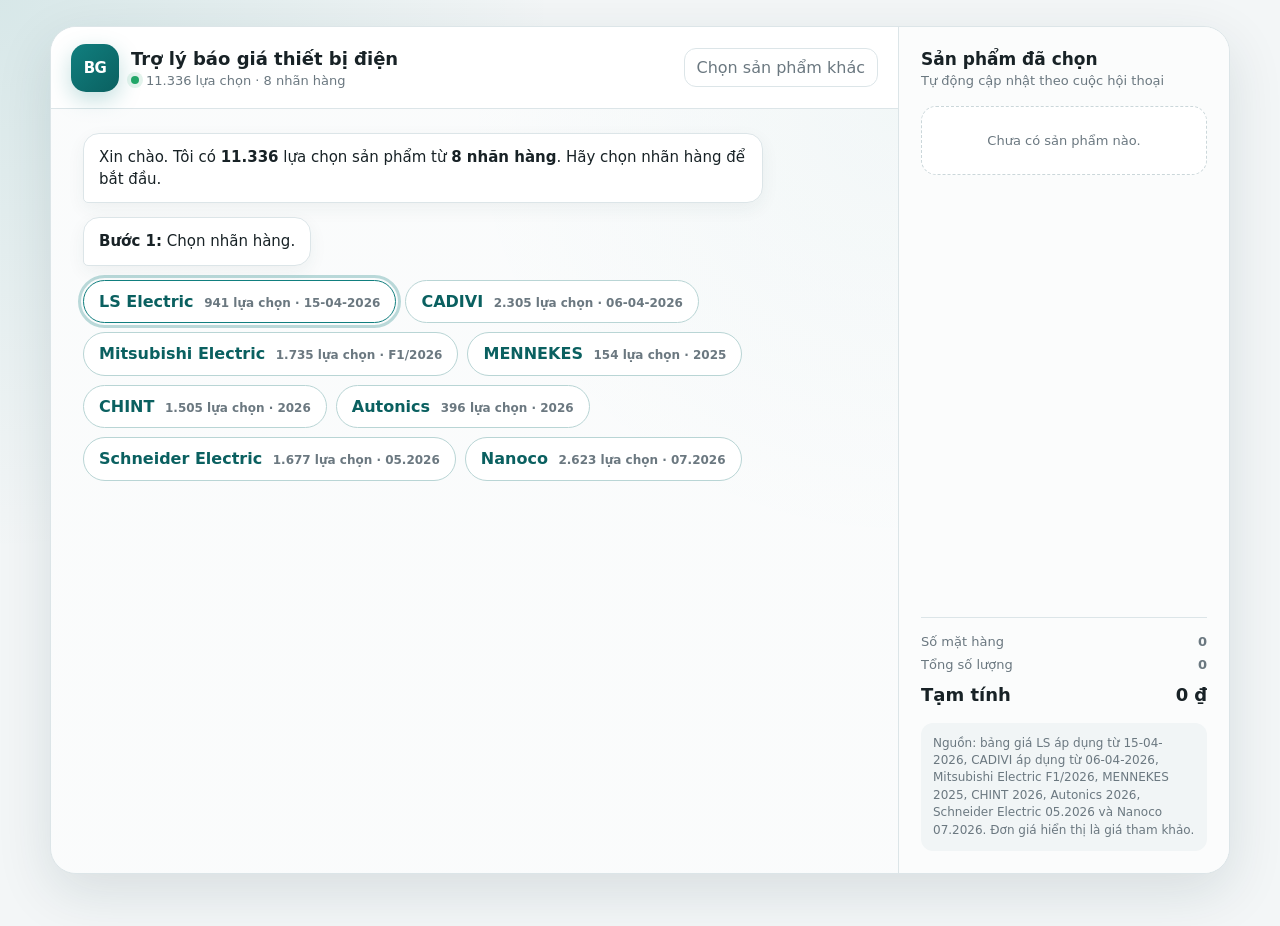
<file: index.html>
<!doctype html>
<html lang="vi">
<head>
  <meta charset="utf-8">
  <meta name="viewport" content="width=device-width, initial-scale=1">
  <meta name="description" content="Trợ lý chọn sản phẩm LS, CADIVI, Mitsubishi Electric, MENNEKES, CHINT, Autonics, Schneider Electric, Nanoco và lập yêu cầu báo giá trực tuyến.">
  <title>Trợ lý báo giá thiết bị điện</title>
  <style>
    :root{
      --primary:#117f7f;--primary-dark:#0a6060;--soft:#eaf7f7;
      --bg:#f3f6f7;--surface:#fff;--text:#182226;--muted:#6b7880;
      --line:#dce5e8;--danger:#bf3030;--danger-soft:#fff0f0;
      --success:#176f46;--success-soft:#edf8f2;--shadow:0 18px 55px rgba(20,50,60,.12)
    }
    *{box-sizing:border-box}
    body{
      margin:0;min-height:100vh;font-family:Inter,system-ui,-apple-system,"Segoe UI",sans-serif;
      color:var(--text);background:radial-gradient(circle at 0 0,rgba(17,127,127,.12),transparent 35%),var(--bg)
    }
    button,select{font:inherit}
    button:disabled{cursor:not-allowed;opacity:.48}
    .app{
      width:min(1180px,calc(100% - 28px));min-height:calc(100vh - 52px);margin:26px auto;
      display:grid;grid-template-columns:minmax(0,1fr) 330px;background:var(--surface);
      border:1px solid var(--line);border-radius:26px;overflow:hidden;box-shadow:var(--shadow)
    }
    .main{display:flex;min-width:0;flex-direction:column;border-right:1px solid var(--line)}
    .header{
      min-height:82px;padding:16px 20px;display:flex;align-items:center;justify-content:space-between;
      gap:16px;border-bottom:1px solid var(--line);background:rgba(255,255,255,.96)
    }
    .identity{display:flex;align-items:center;gap:12px;min-width:0}
    .icon{
      width:48px;height:48px;display:grid;place-items:center;border-radius:15px;color:#fff;
      background:linear-gradient(135deg,var(--primary),var(--primary-dark));box-shadow:0 8px 22px rgba(17,127,127,.25);
      font-size:15px;font-weight:900;letter-spacing:-.5px
    }
    h1{margin:0;font-size:18px}
    .status{margin-top:4px;display:flex;align-items:center;gap:7px;color:var(--muted);font-size:13px}
    .dot{width:8px;height:8px;border-radius:50%;background:#22a668;box-shadow:0 0 0 4px rgba(34,166,104,.12)}
    .ghost{border:1px solid var(--line);border-radius:12px;padding:9px 12px;background:#fff;color:var(--muted);cursor:pointer}
    .ghost:hover{border-color:var(--primary);color:var(--primary-dark);background:var(--soft)}
    .chat{
      flex:1;min-height:470px;padding:24px clamp(14px,3vw,32px) 34px;overflow:auto;scroll-behavior:smooth;
      background:linear-gradient(rgba(244,247,248,.45),rgba(244,247,248,.45)),
      radial-gradient(circle at 100% 0,rgba(17,127,127,.06),transparent 38%)
    }
    .row{display:flex;margin:0 0 14px;animation:appear .2s ease-out}
    .row.user{justify-content:flex-end}
    .bubble{
      max-width:min(680px,90%);padding:12px 15px;border-radius:16px;
      line-height:1.48;font-size:15px;overflow-wrap:anywhere
    }
    .row.bot .bubble{background:#fff;border:1px solid var(--line);border-bottom-left-radius:5px;box-shadow:0 6px 18px rgba(36,65,74,.06)}
    .row.user .bubble{color:#fff;background:var(--primary);border-bottom-right-radius:5px}
    .bubble.error{color:#8b2525;background:var(--danger-soft);border-color:#efc5c5}
    .bubble.success{color:#125f3d;background:var(--success-soft);border-color:#cce8d8}
    .choices{margin:4px 0 22px;display:flex;flex-wrap:wrap;gap:9px;animation:appear .2s ease-out}
    .choice{
      max-width:100%;border:1px solid #b9d5d5;border-radius:999px;padding:10px 15px;
      color:var(--primary-dark);background:#fff;cursor:pointer;font-weight:700;
      line-height:1.35;text-align:left;transition:.16s
    }
    .choice:hover:not(:disabled){transform:translateY(-1px);border-color:var(--primary);background:var(--soft)}
    .choice:focus-visible,.qty-panel select:focus-visible,.qty-panel input:focus-visible,
    .select-panel select:focus-visible,.phone-panel input:focus-visible,.search-toolbar input:focus-visible,
    .product-option:focus-visible{
      outline:3px solid rgba(17,127,127,.28);outline-offset:2px;border-color:var(--primary)
    }
    .choice:disabled{opacity:.5;cursor:not-allowed}
    .choice.primary{color:#fff;border-color:var(--primary);background:var(--primary)}
    .choice.primary:hover:not(:disabled){background:var(--primary-dark)}
    .choice-note{margin-left:5px;font-size:12px;color:var(--muted);font-weight:600}
    .choice.model-choice{
      min-width:min(300px,100%);max-width:min(430px,100%);padding:12px 14px;
      display:flex;flex-direction:column;align-items:flex-start;border-radius:14px
    }
    .model-choice .choice-note{display:block;margin:4px 0 0;line-height:1.45}
    .choice.spec-choice{min-width:92px;border-radius:13px;text-align:center}
    .spec-choice .choice-note{display:block;margin:4px 0 0}
    .choice.more-choice{border-style:dashed}
    .choice.back-choice{color:var(--muted);border-color:var(--line);background:#f8fafb}
    .qty-panel,.select-panel,.phone-panel{
      width:min(610px,100%);margin:5px 0 22px;padding:14px;display:flex;gap:10px;border:1px solid var(--line);
      border-radius:16px;background:#fff;box-shadow:0 6px 18px rgba(36,65,74,.05);animation:appear .2s ease-out
    }
    .qty-panel{width:min(650px,100%);flex-wrap:wrap;align-items:flex-start}
    .phone-panel{width:min(480px,100%);flex-direction:column;gap:8px}
    .qty-panel select,.qty-panel input,.select-panel select{
      min-width:0;flex:1;height:43px;padding:0 12px;border:1px solid #b9c9ce;border-radius:11px;background:#fff
    }
    .qty-panel input{font:inherit}
    .qty-error{width:100%;min-height:18px;margin:0;color:var(--danger);font-size:12px;font-weight:700}
    .search-panel{
      width:min(760px,100%);margin:5px 0 22px;padding:14px;border:1px solid var(--line);
      border-radius:16px;background:#fff;box-shadow:0 6px 18px rgba(36,65,74,.05);animation:appear .2s ease-out
    }
    .search-toolbar{display:flex;gap:10px;align-items:center}
    .search-toolbar input{
      min-width:0;flex:1;height:45px;padding:0 13px;border:1px solid #b9c9ce;
      border-radius:11px;background:#fff;font:inherit
    }
    .search-status{min-height:18px;margin:8px 1px 5px;color:var(--muted);font-size:12px}
    .product-list{
      max-height:390px;overflow:auto;border:1px solid var(--line);border-radius:12px;background:#fbfcfc
    }
    .product-option{
      width:100%;padding:11px 12px;display:grid;grid-template-columns:minmax(0,1fr) auto;
      gap:4px 14px;border:0;border-bottom:1px solid var(--line);color:var(--text);
      background:#fff;text-align:left;cursor:pointer;font:inherit;transition:.14s
    }
    .product-option:last-child{border-bottom:0}
    .product-option:hover{background:var(--soft)}
    .product-option-main{min-width:0;font-size:14px;font-weight:800;overflow-wrap:anywhere}
    .product-option-meta{min-width:0;color:var(--muted);font-size:12px;overflow-wrap:anywhere}
    .product-option-price{grid-column:2;grid-row:1 / span 2;align-self:center;color:var(--primary-dark);font-size:13px;font-weight:850;white-space:nowrap}
    .search-empty{padding:24px 14px;color:var(--muted);text-align:center;font-size:13px}
    .phone-panel label{font-size:13px;font-weight:800}
    .phone-panel input{
      width:100%;height:46px;padding:0 13px;border:1px solid #b9c9ce;border-radius:11px;background:#fff;font:inherit
    }
    .phone-help{margin:0;color:var(--muted);font-size:12px;line-height:1.45}
    .phone-error{min-height:18px;margin:0;color:var(--danger);font-size:12px;font-weight:700}
    .phone-actions{display:flex;justify-content:flex-end;gap:9px;flex-wrap:wrap}
    .contact-box{
      margin-top:12px;padding:12px;border:1px solid #b9d5d5;border-radius:12px;background:#fff;
      display:flex;flex-wrap:wrap;gap:8px 18px;font-size:14px
    }
    .contact-box a{color:var(--primary-dark);font-weight:850;text-decoration:none}
    .contact-box a:hover{text-decoration:underline}
    .quote{margin-top:11px;border:1px solid var(--line);border-radius:14px;overflow:hidden;background:#fff}
    .quote-meta{
      padding:12px 14px;display:flex;justify-content:space-between;gap:12px;flex-wrap:wrap;
      color:var(--muted);font-size:13px;background:#f8fafb;border-bottom:1px solid var(--line)
    }
    .table-scroll{overflow-x:auto}
    table{width:100%;min-width:720px;border-collapse:collapse;font-size:13px}
    th,td{padding:10px 11px;text-align:left;border-bottom:1px solid var(--line);vertical-align:top}
    th{color:var(--muted);font-size:12px;text-transform:uppercase;background:#fbfcfc}
    td small{color:var(--muted)}
    .num{text-align:right}
    tfoot td{font-weight:850;border-bottom:0;background:var(--soft)}
    .side{padding:22px;display:flex;flex-direction:column;background:#fbfcfc}
    .side h2{margin:0 0 4px;font-size:17px}
    .side-sub{margin:0 0 18px;color:var(--muted);font-size:13px}
    .cart{flex:1;min-height:110px;display:flex;flex-direction:column;gap:10px}
    .empty{padding:26px 14px;text-align:center;color:var(--muted);border:1px dashed #cbd7da;border-radius:15px;background:#fff;font-size:13px}
    .cart-item{padding:12px;border:1px solid var(--line);border-radius:14px;background:#fff}
    .cart-title{font-weight:750;font-size:13px;line-height:1.4}
    .cart-meta,.cart-total{margin-top:7px;display:flex;justify-content:space-between;gap:8px;font-size:12px;color:var(--muted)}
    .cart-total{font-size:13px;color:var(--text);font-weight:800;align-items:center}
    .remove{padding:0;border:0;background:transparent;color:var(--danger);font-size:12px;font-weight:750;cursor:pointer}
    .summary{margin-top:18px;padding-top:16px;border-top:1px solid var(--line)}
    .summary-row{display:flex;justify-content:space-between;gap:12px;margin-bottom:8px;color:var(--muted);font-size:13px}
    .summary-row.total{margin-top:12px;margin-bottom:0;color:var(--text);font-size:18px;font-weight:850}
    .note{margin-top:18px;padding:12px;color:var(--muted);background:#f1f5f6;border-radius:12px;font-size:12px;line-height:1.45}
    .mobile-cart{display:none;align-items:center;gap:8px;color:var(--primary-dark);font-weight:800;font-size:13px}
    .mobile-cart span{min-width:24px;height:24px;padding:0 7px;display:grid;place-items:center;border-radius:999px;color:#fff;background:var(--primary)}
    @keyframes appear{from{opacity:0;transform:translateY(5px)}to{opacity:1;transform:translateY(0)}}
    @media(max-width:840px){
      .app{width:100%;min-height:100vh;margin:0;grid-template-columns:1fr;border:0;border-radius:0}
      .main{border:0}.side{display:none}.mobile-cart{display:flex}.header{position:sticky;top:0;z-index:10}.chat{min-height:calc(100vh - 82px)}
      .select-panel,.qty-panel,.search-toolbar{flex-direction:column}
      .select-panel select,.qty-panel select,.qty-panel input,.qty-panel button,.search-toolbar input,.search-toolbar button{width:100%}
      .product-option{grid-template-columns:1fr}.product-option-price{grid-column:1;grid-row:auto}
      .choice.model-choice{width:100%;max-width:100%}
    }
    @media print{
      body{background:#fff}.app{width:100%;min-height:auto;margin:0;display:block;box-shadow:none;border:0}
      .header,.side,.choices,.qty-panel,.select-panel,.search-panel,.phone-panel{display:none!important}.chat{padding:0;overflow:visible;background:#fff}
      .row:not(.final){display:none}.row.final .bubble{max-width:100%;border:0;box-shadow:none}
    }
  </style>
</head>
<body>
<main class="app">
  <section class="main">
    <header class="header">
      <div class="identity">
        <div class="icon" aria-hidden="true">BG</div>
        <div>
          <h1>Trợ lý báo giá thiết bị điện</h1>
          <div class="status"><span class="dot"></span><span id="catalogCount">Đang tải catalog…</span></div>
        </div>
      </div>
      <div class="mobile-cart">Giỏ hàng <span id="mobileCount">0</span></div>
      <button class="ghost" id="reset" type="button">Chọn sản phẩm khác</button>
    </header>

    <div class="chat" id="chat" aria-live="polite">
      <div class="row bot"><div class="bubble">Đang tải dữ liệu sản phẩm…</div></div>
      <noscript>
        <div class="row bot"><div class="bubble error">Trình duyệt cần bật JavaScript để sử dụng trợ lý báo giá.</div></div>
      </noscript>
    </div>
  </section>

  <aside class="side">
    <h2>Sản phẩm đã chọn</h2>
    <p class="side-sub">Tự động cập nhật theo cuộc hội thoại</p>
    <div class="cart" id="cart"></div>
    <div class="summary">
      <div class="summary-row"><span>Số mặt hàng</span><strong id="lineCount">0</strong></div>
      <div class="summary-row"><span>Tổng số lượng</span><strong id="unitCount">0</strong></div>
      <div class="summary-row total"><span>Tạm tính</span><span id="grandTotal">0 ₫</span></div>
    </div>
    <div class="note">
      Nguồn: bảng giá LS áp dụng từ 15-04-2026, CADIVI áp dụng từ 06-04-2026,
      Mitsubishi Electric F1/2026, MENNEKES 2025, CHINT 2026, Autonics 2026,
      Schneider Electric 05.2026 và Nanoco 07.2026.
      Đơn giá hiển thị là giá tham khảo.
    </div>
  </aside>
</main>

<script src="config.js"></script>
<script src="catalog-data.js"></script>
<script src="cadivi-catalog-data.js"></script>
<script src="mitsubishi-catalog-data.js"></script>
<script src="mennekes-catalog-data.js"></script>
<script src="chint-catalog-data.js"></script>
<script src="autonics-catalog-data.js"></script>
<script src="schneider-catalog-data.js"></script>
<script src="nanoco-catalog-data.js"></script>
<script src="app.js"></script>
</body>
</html>
</file>
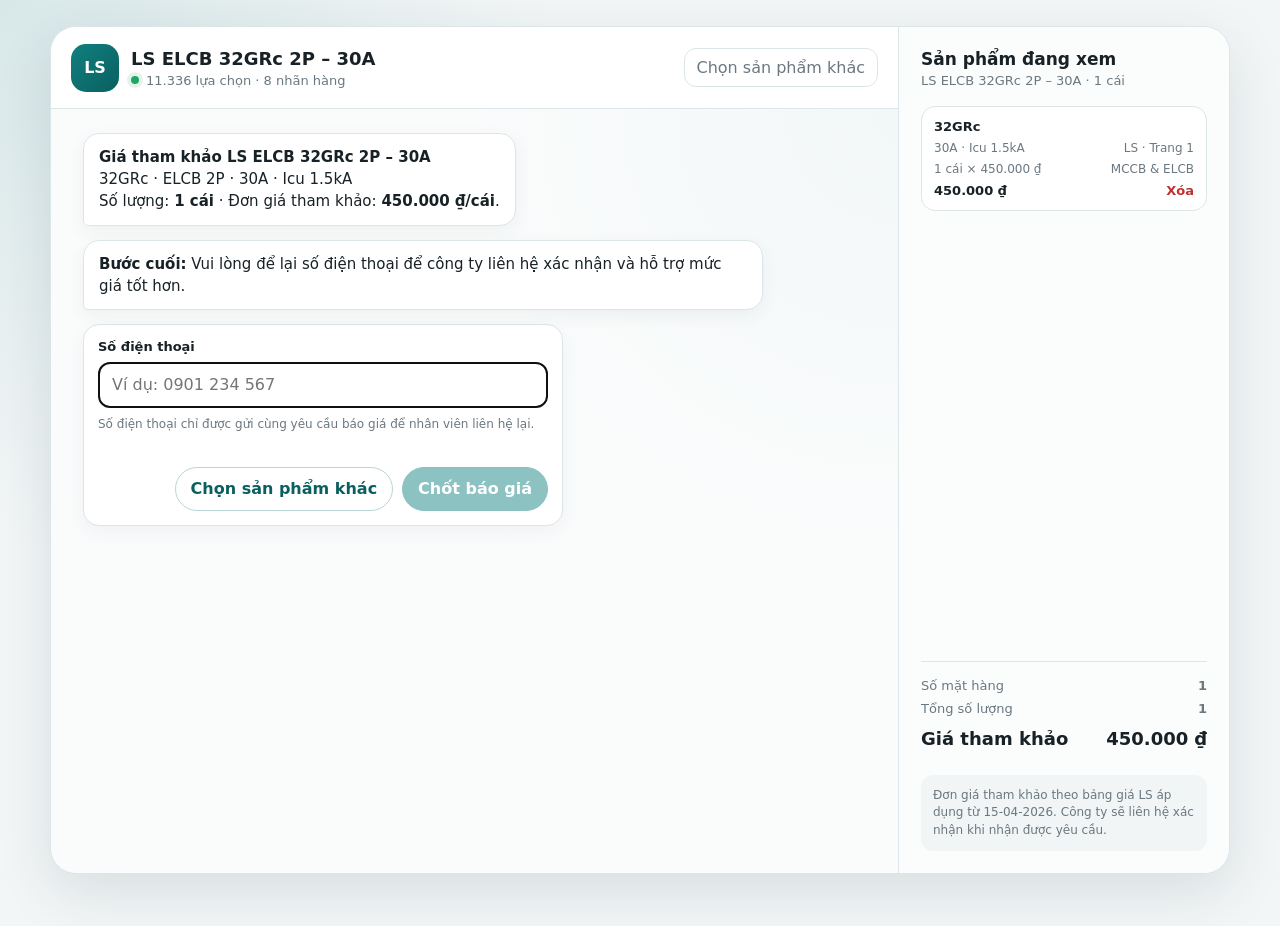
<file: 32grc-30a.html>
<!doctype html>
<html lang="vi">
<head>
  <meta charset="utf-8">
  <meta name="viewport" content="width=device-width, initial-scale=1">
  <meta name="description" content="Xem giá tham khảo LS ELCB 32GRc 2P 30A và gửi yêu cầu báo giá trực tuyến.">
  <title>Giá tham khảo LS ELCB 32GRc 2P 30A</title>
  <style>
    :root{--primary:#117f7f;--dark:#0a6060;--soft:#eaf7f7;--bg:#f3f6f7;--text:#182226;--muted:#6b7880;--line:#dce5e8;--danger:#bf3030;--success:#176f46}
    *{box-sizing:border-box}
    body{margin:0;min-height:100vh;font-family:Inter,system-ui,-apple-system,"Segoe UI",sans-serif;color:var(--text);background:radial-gradient(circle at 0 0,rgba(17,127,127,.12),transparent 35%),var(--bg)}
    button,select,input{font:inherit}button:disabled{cursor:not-allowed;opacity:.48}
    .app{width:min(1180px,calc(100% - 28px));min-height:calc(100vh - 52px);margin:26px auto;display:grid;grid-template-columns:minmax(0,1fr) 330px;background:#fff;border:1px solid var(--line);border-radius:26px;overflow:hidden;box-shadow:0 18px 55px rgba(20,50,60,.12)}
    .main{display:flex;min-width:0;flex-direction:column;border-right:1px solid var(--line)}
    .header{min-height:82px;padding:16px 20px;display:flex;align-items:center;justify-content:space-between;gap:16px;border-bottom:1px solid var(--line);background:rgba(255,255,255,.96)}
    .identity{display:flex;align-items:center;gap:12px;min-width:0}.icon{width:48px;height:48px;display:grid;place-items:center;border-radius:15px;color:#fff;background:linear-gradient(135deg,var(--primary),var(--dark));font-weight:900}
    h1{margin:0;font-size:18px}.status{margin-top:4px;display:flex;align-items:center;gap:7px;color:var(--muted);font-size:13px}.dot{width:8px;height:8px;border-radius:50%;background:#22a668;box-shadow:0 0 0 4px rgba(34,166,104,.12)}
    .ghost{border:1px solid var(--line);border-radius:12px;padding:9px 12px;background:#fff;color:var(--muted);cursor:pointer}.ghost:hover{border-color:var(--primary);color:var(--dark);background:var(--soft)}
    .chat{flex:1;min-height:470px;padding:24px clamp(14px,3vw,32px) 34px;overflow:auto;scroll-behavior:smooth;background:linear-gradient(rgba(244,247,248,.45),rgba(244,247,248,.45)),radial-gradient(circle at 100% 0,rgba(17,127,127,.06),transparent 38%)}
    .row{display:flex;margin:0 0 14px}.row.user{justify-content:flex-end}.bubble{max-width:min(680px,90%);padding:12px 15px;border-radius:16px;line-height:1.48;font-size:15px;overflow-wrap:anywhere}
    .row.bot .bubble{background:#fff;border:1px solid var(--line);border-bottom-left-radius:5px;box-shadow:0 6px 18px rgba(36,65,74,.06)}.row.user .bubble{color:#fff;background:var(--primary);border-bottom-right-radius:5px}.bubble.error{color:#8b2525;background:#fff0f0}.bubble.success{color:#125f3d;background:#edf8f2}
    .choices{margin:4px 0 22px;display:flex;flex-wrap:wrap;gap:9px}.choice{max-width:100%;border:1px solid #b9d5d5;border-radius:999px;padding:10px 15px;color:var(--dark);background:#fff;cursor:pointer;font-weight:700;line-height:1.35;text-align:left}.choice:hover:not(:disabled){border-color:var(--primary);background:var(--soft)}.choice.primary{color:#fff;border-color:var(--primary);background:var(--primary)}.choice-note{margin-left:5px;font-size:12px;color:var(--muted);font-weight:600}
    .choice.model-choice{min-width:min(300px,100%);max-width:min(430px,100%);padding:12px 14px;display:flex;flex-direction:column;align-items:flex-start;border-radius:14px}.model-choice .choice-note,.spec-choice .choice-note{display:block;margin:4px 0 0}.choice.spec-choice{min-width:92px;border-radius:13px;text-align:center}.choice.more-choice{border-style:dashed}.choice.back-choice{color:var(--muted);border-color:var(--line);background:#f8fafb}
    .qty-panel,.select-panel,.phone-panel,.search-panel{width:min(650px,100%);margin:5px 0 22px;padding:14px;display:flex;gap:10px;border:1px solid var(--line);border-radius:16px;background:#fff;box-shadow:0 6px 18px rgba(36,65,74,.05)}
    .qty-panel{flex-wrap:wrap;align-items:flex-start}.qty-panel select,.qty-panel input,.select-panel select{min-width:0;flex:1;height:43px;padding:0 12px;border:1px solid #b9c9ce;border-radius:11px;background:#fff}.qty-error,.phone-error{width:100%;min-height:18px;margin:0;color:var(--danger);font-size:12px;font-weight:700}
    .phone-panel{width:min(480px,100%);flex-direction:column;gap:8px}.phone-panel label{font-size:13px;font-weight:800}.phone-panel input{width:100%;height:46px;padding:0 13px;border:1px solid #b9c9ce;border-radius:11px}.phone-help{margin:0;color:var(--muted);font-size:12px;line-height:1.45}.phone-actions{display:flex;justify-content:flex-end;gap:9px;flex-wrap:wrap}
    .search-panel{width:min(760px,100%);display:block}.search-toolbar{display:flex;gap:10px;align-items:center}.search-toolbar input{min-width:0;flex:1;height:45px;padding:0 13px;border:1px solid #b9c9ce;border-radius:11px}.search-status{min-height:18px;margin:8px 1px 5px;color:var(--muted);font-size:12px}.product-list{max-height:390px;overflow:auto;border:1px solid var(--line);border-radius:12px}
    .product-option{width:100%;padding:11px 12px;display:grid;grid-template-columns:minmax(0,1fr) auto;gap:4px 14px;border:0;border-bottom:1px solid var(--line);background:#fff;text-align:left;cursor:pointer}.product-option-main{font-size:14px;font-weight:800}.product-option-meta{color:var(--muted);font-size:12px}.product-option-price{grid-column:2;grid-row:1/span 2;align-self:center;color:var(--dark);font-size:13px;font-weight:850}.search-empty{padding:24px;text-align:center;color:var(--muted)}
    .side{padding:22px;display:flex;flex-direction:column;background:#fbfcfc}.side h2{margin:0 0 4px;font-size:17px}.side-sub{margin:0 0 18px;color:var(--muted);font-size:13px}.cart{flex:1;min-height:110px;display:flex;flex-direction:column;gap:10px}.empty{padding:26px 14px;text-align:center;color:var(--muted);border:1px dashed #cbd7da;border-radius:15px;background:#fff;font-size:13px}
    .cart-item{padding:12px;border:1px solid var(--line);border-radius:14px;background:#fff}.cart-title{font-weight:750;font-size:13px}.cart-meta,.cart-total{margin-top:7px;display:flex;justify-content:space-between;gap:8px;font-size:12px;color:var(--muted)}.cart-total{font-size:13px;color:var(--text);font-weight:800}.remove{padding:0;border:0;background:transparent;color:var(--danger);cursor:pointer}
    .summary{margin-top:18px;padding-top:16px;border-top:1px solid var(--line)}.summary-row{display:flex;justify-content:space-between;gap:12px;margin-bottom:8px;color:var(--muted);font-size:13px}.summary-row.total{margin-top:12px;color:var(--text);font-size:18px;font-weight:850}.note{margin-top:18px;padding:12px;color:var(--muted);background:#f1f5f6;border-radius:12px;font-size:12px;line-height:1.45}
    .quote{margin-top:11px;border:1px solid var(--line);border-radius:14px;overflow:hidden;background:#fff}.quote-meta{padding:12px 14px;display:flex;justify-content:space-between;gap:12px;flex-wrap:wrap;color:var(--muted);font-size:13px;background:#f8fafb}.table-scroll{overflow-x:auto}table{width:100%;min-width:720px;border-collapse:collapse;font-size:13px}th,td{padding:10px;border-bottom:1px solid var(--line);text-align:left}.num{text-align:right}
    .mobile-cart{display:none;align-items:center;gap:8px;color:var(--dark);font-weight:800;font-size:13px}.mobile-cart span{min-width:24px;height:24px;padding:0 7px;display:grid;place-items:center;border-radius:999px;color:#fff;background:var(--primary)}
    @media(max-width:840px){.app{width:100%;min-height:100vh;margin:0;grid-template-columns:1fr;border:0;border-radius:0}.main{border:0}.side{display:none}.mobile-cart{display:flex}.header{position:sticky;top:0;z-index:10}.chat{min-height:calc(100vh - 82px)}.select-panel,.qty-panel,.search-toolbar{flex-direction:column}.qty-panel select,.qty-panel input,.qty-panel button,.search-toolbar input,.search-toolbar button,.choice.model-choice{width:100%;max-width:100%}.product-option{grid-template-columns:1fr}.product-option-price{grid-column:1;grid-row:auto}}
  </style>
</head>
<body>
<main class="app">
  <section class="main">
    <header class="header">
      <div class="identity">
        <div class="icon" aria-hidden="true">LS</div>
        <div>
          <h1>LS ELCB 32GRc 2P – 30A</h1>
          <div class="status"><span class="dot"></span><span id="catalogCount">Đang tải giá tham khảo…</span></div>
        </div>
      </div>
      <div class="mobile-cart">Đã chọn <span id="mobileCount">0</span></div>
      <button class="ghost" id="reset" type="button">Chọn sản phẩm khác</button>
    </header>
    <div class="chat" id="chat" aria-live="polite">
      <div class="row bot"><div class="bubble">Đang chuẩn bị báo giá tham khảo…</div></div>
      <noscript><div class="row bot"><div class="bubble error">Trình duyệt cần bật JavaScript để xem báo giá.</div></div></noscript>
    </div>
  </section>
  <aside class="side">
    <h2>Sản phẩm đang xem</h2>
    <p class="side-sub">LS ELCB 32GRc 2P – 30A · 1 cái</p>
    <div class="cart" id="cart"></div>
    <div class="summary">
      <div class="summary-row"><span>Số mặt hàng</span><strong id="lineCount">0</strong></div>
      <div class="summary-row"><span>Tổng số lượng</span><strong id="unitCount">0</strong></div>
      <div class="summary-row total"><span>Giá tham khảo</span><span id="grandTotal">0 ₫</span></div>
    </div>
    <div class="note">Đơn giá tham khảo theo bảng giá LS áp dụng từ 15-04-2026. Công ty sẽ liên hệ xác nhận khi nhận được yêu cầu.</div>
  </aside>
</main>
<script src="config.js"></script>
<script src="catalog-data.js"></script>
<script src="cadivi-catalog-data.js"></script>
<script src="mitsubishi-catalog-data.js"></script>
<script src="mennekes-catalog-data.js"></script>
<script src="chint-catalog-data.js"></script>
<script src="autonics-catalog-data.js"></script>
<script src="schneider-catalog-data.js"></script>
<script src="nanoco-catalog-data.js"></script>
<script>
  window.QUOTE_PRESELECT = {
    brand: "LS",
    productId: "LS-0055-30A",
    quantity: 1,
    heading: "Giá tham khảo LS ELCB 32GRc 2P – 30A"
  };
</script>
<script src="app.js"></script>
</body>
</html>
</file>
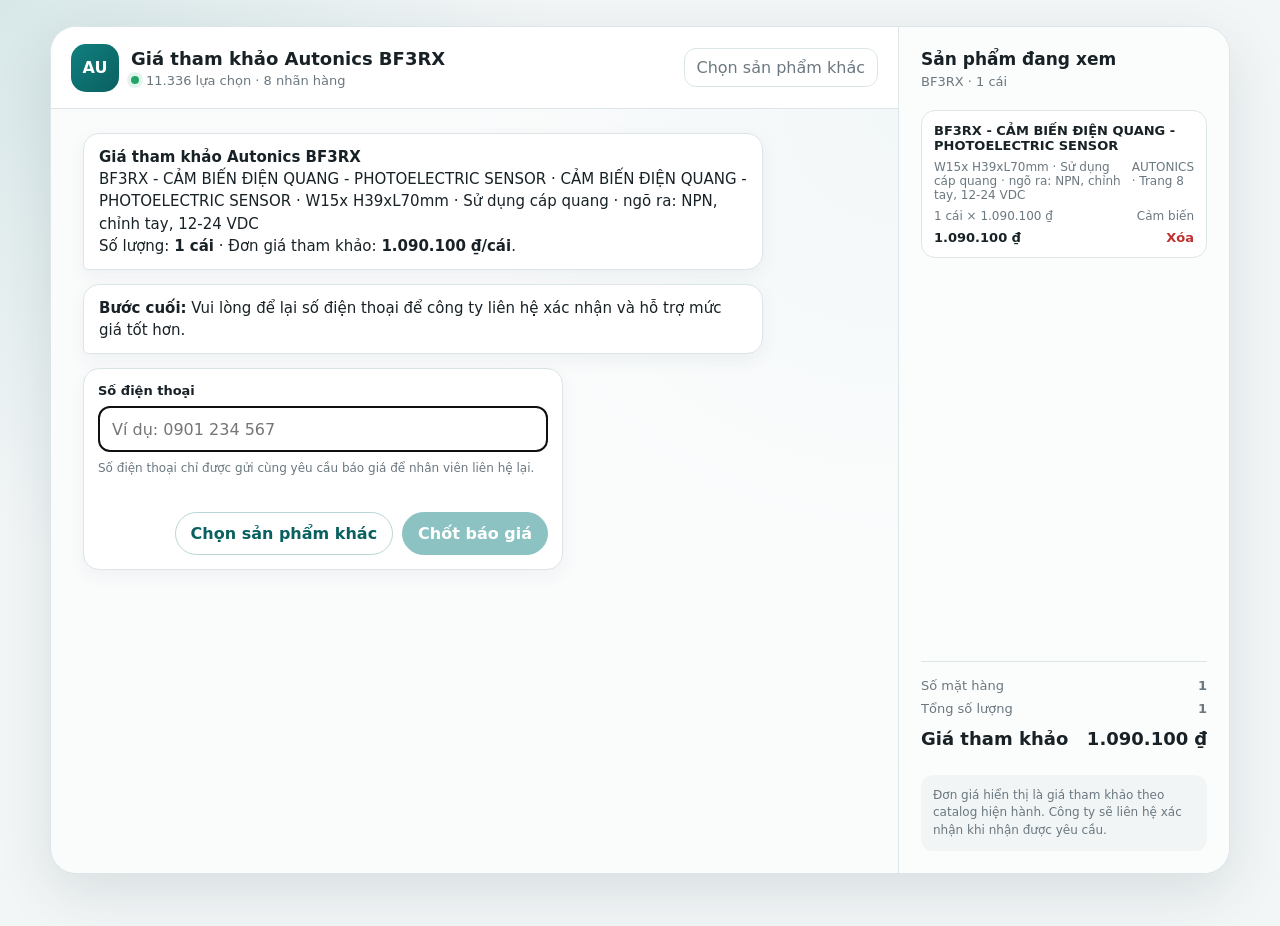
<file: bf3rx.html>
<!doctype html>
<html lang="vi">
<head>
  <meta charset="utf-8">
  <meta name="viewport" content="width=device-width, initial-scale=1">
  <meta name="description" content="Giá tham khảo Autonics BF3RX. 1 mặt hàng, tổng số lượng 1.">
  <title>Giá tham khảo Autonics BF3RX</title>
  <link rel="stylesheet" href="quote-page.css">
</head>
<body>
<main class="app">
  <section class="main">
    <header class="header">
      <div class="identity">
        <div class="icon" aria-hidden="true">AU</div>
        <div>
          <h1>Giá tham khảo Autonics BF3RX</h1>
          <div class="status"><span class="dot"></span><span id="catalogCount">Đang tải giá tham khảo…</span></div>
        </div>
      </div>
      <div class="mobile-cart">Đã chọn <span id="mobileCount">0</span></div>
      <button class="ghost" id="reset" type="button">Chọn sản phẩm khác</button>
    </header>
    <div class="chat" id="chat" aria-live="polite">
      <div class="row bot"><div class="bubble">Đang chuẩn bị báo giá tham khảo…</div></div>
      <noscript><div class="row bot"><div class="bubble error">Trình duyệt cần bật JavaScript để xem báo giá.</div></div></noscript>
    </div>
  </section>
  <aside class="side">
    <h2>Sản phẩm đang xem</h2>
    <p class="side-sub">BF3RX · 1 cái</p>
    <div class="cart" id="cart"></div>
    <div class="summary">
      <div class="summary-row"><span>Số mặt hàng</span><strong id="lineCount">0</strong></div>
      <div class="summary-row"><span>Tổng số lượng</span><strong id="unitCount">0</strong></div>
      <div class="summary-row total"><span>Giá tham khảo</span><span id="grandTotal">0 ₫</span></div>
    </div>
    <div class="note">Đơn giá hiển thị là giá tham khảo theo catalog hiện hành. Công ty sẽ liên hệ xác nhận khi nhận được yêu cầu.</div>
  </aside>
</main>
<script src="config.js"></script>
<script src="catalog-data.js"></script>
<script src="cadivi-catalog-data.js"></script>
<script src="mitsubishi-catalog-data.js"></script>
<script src="mennekes-catalog-data.js"></script>
<script src="chint-catalog-data.js"></script>
<script src="autonics-catalog-data.js"></script>
<script src="schneider-catalog-data.js"></script>
<script src="nanoco-catalog-data.js"></script>
<script>
  window.QUOTE_PRESELECT = {
  "heading": "Giá tham khảo Autonics BF3RX",
  "items": [
    {
      "brand": "AUTONICS",
      "productId": "AUTONICS-0241",
      "quantity": 1
    }
  ]
};
</script>
<script src="app.js"></script>
</body>
</html>
</file>
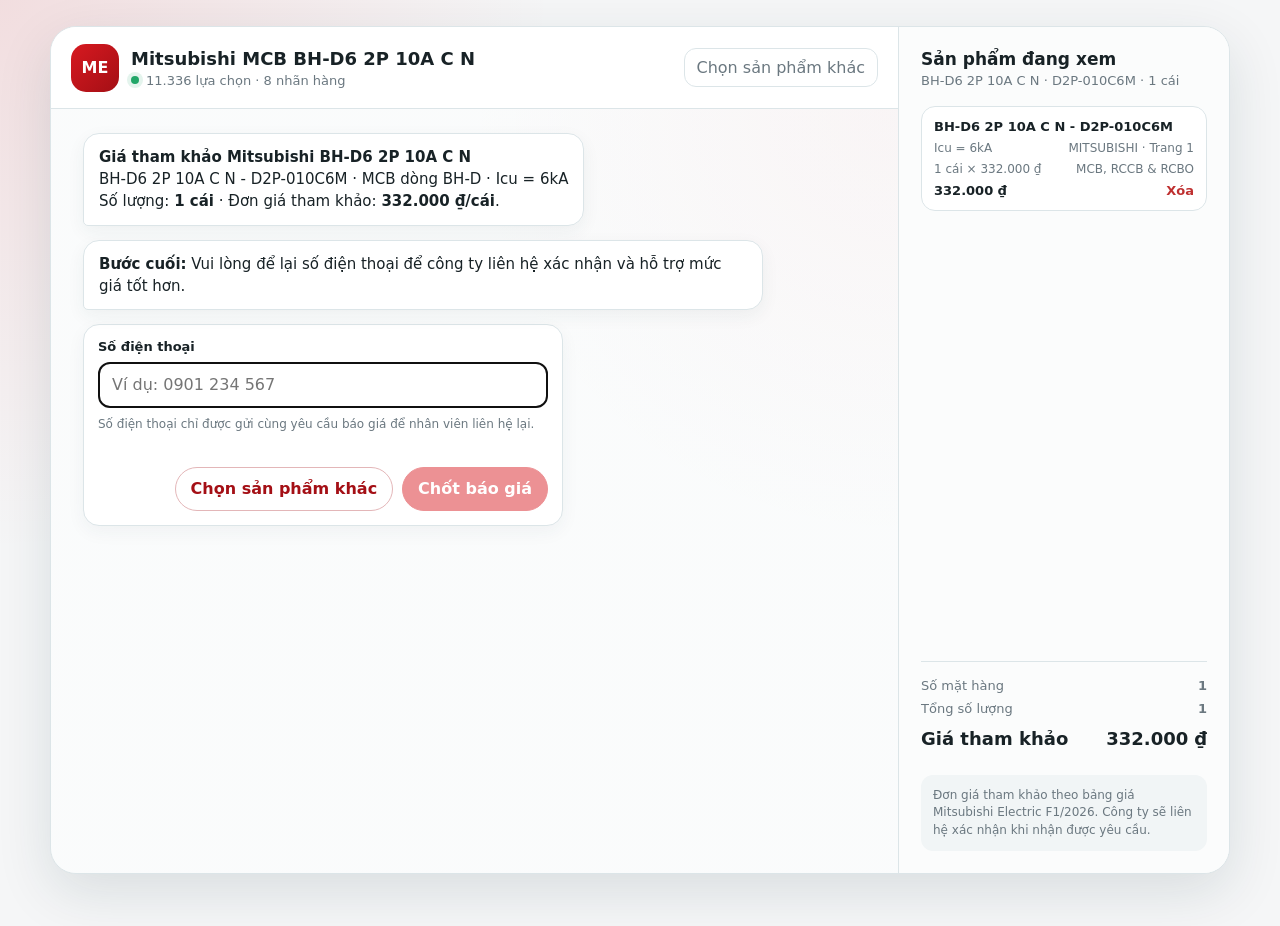
<file: bh-d6-2p-10a.html>
<!doctype html>
<html lang="vi">
<head>
  <meta charset="utf-8">
  <meta name="viewport" content="width=device-width, initial-scale=1">
  <meta name="description" content="Xem giá tham khảo Mitsubishi MCB BH-D6 2P 10A C N và gửi yêu cầu báo giá trực tuyến.">
  <title>Giá tham khảo Mitsubishi BH-D6 2P 10A C N</title>
  <style>
    :root{--primary:#d71920;--dark:#a40f15;--soft:#fff0f0;--bg:#f5f6f7;--text:#182226;--muted:#6b7880;--line:#dce5e8;--danger:#bf3030;--success:#176f46}
    *{box-sizing:border-box}
    body{margin:0;min-height:100vh;font-family:Inter,system-ui,-apple-system,"Segoe UI",sans-serif;color:var(--text);background:radial-gradient(circle at 0 0,rgba(215,25,32,.11),transparent 35%),var(--bg)}
    button,select,input{font:inherit}button:disabled{cursor:not-allowed;opacity:.48}
    .app{width:min(1180px,calc(100% - 28px));min-height:calc(100vh - 52px);margin:26px auto;display:grid;grid-template-columns:minmax(0,1fr) 330px;background:#fff;border:1px solid var(--line);border-radius:26px;overflow:hidden;box-shadow:0 18px 55px rgba(20,50,60,.12)}
    .main{display:flex;min-width:0;flex-direction:column;border-right:1px solid var(--line)}
    .header{min-height:82px;padding:16px 20px;display:flex;align-items:center;justify-content:space-between;gap:16px;border-bottom:1px solid var(--line);background:rgba(255,255,255,.96)}
    .identity{display:flex;align-items:center;gap:12px;min-width:0}.icon{width:48px;height:48px;display:grid;place-items:center;border-radius:15px;color:#fff;background:linear-gradient(135deg,var(--primary),var(--dark));font-weight:900}
    h1{margin:0;font-size:18px}.status{margin-top:4px;display:flex;align-items:center;gap:7px;color:var(--muted);font-size:13px}.dot{width:8px;height:8px;border-radius:50%;background:#22a668;box-shadow:0 0 0 4px rgba(34,166,104,.12)}
    .ghost{border:1px solid var(--line);border-radius:12px;padding:9px 12px;background:#fff;color:var(--muted);cursor:pointer}.ghost:hover{border-color:var(--primary);color:var(--dark);background:var(--soft)}
    .chat{flex:1;min-height:470px;padding:24px clamp(14px,3vw,32px) 34px;overflow:auto;scroll-behavior:smooth;background:linear-gradient(rgba(244,247,248,.45),rgba(244,247,248,.45)),radial-gradient(circle at 100% 0,rgba(215,25,32,.05),transparent 38%)}
    .row{display:flex;margin:0 0 14px}.row.user{justify-content:flex-end}.bubble{max-width:min(680px,90%);padding:12px 15px;border-radius:16px;line-height:1.48;font-size:15px;overflow-wrap:anywhere}
    .row.bot .bubble{background:#fff;border:1px solid var(--line);border-bottom-left-radius:5px;box-shadow:0 6px 18px rgba(36,65,74,.06)}.row.user .bubble{color:#fff;background:var(--primary);border-bottom-right-radius:5px}.bubble.error{color:#8b2525;background:#fff0f0}.bubble.success{color:#125f3d;background:#edf8f2}
    .choices{margin:4px 0 22px;display:flex;flex-wrap:wrap;gap:9px}.choice{max-width:100%;border:1px solid #e3b6b8;border-radius:999px;padding:10px 15px;color:var(--dark);background:#fff;cursor:pointer;font-weight:700;line-height:1.35;text-align:left}.choice:hover:not(:disabled){border-color:var(--primary);background:var(--soft)}.choice.primary{color:#fff;border-color:var(--primary);background:var(--primary)}.choice-note{margin-left:5px;font-size:12px;color:var(--muted);font-weight:600}
    .choice.model-choice{min-width:min(300px,100%);max-width:min(430px,100%);padding:12px 14px;display:flex;flex-direction:column;align-items:flex-start;border-radius:14px}.model-choice .choice-note,.spec-choice .choice-note{display:block;margin:4px 0 0}.choice.spec-choice{min-width:92px;border-radius:13px;text-align:center}.choice.more-choice{border-style:dashed}.choice.back-choice{color:var(--muted);border-color:var(--line);background:#f8fafb}
    .qty-panel,.select-panel,.phone-panel,.search-panel{width:min(650px,100%);margin:5px 0 22px;padding:14px;display:flex;gap:10px;border:1px solid var(--line);border-radius:16px;background:#fff;box-shadow:0 6px 18px rgba(36,65,74,.05)}
    .qty-panel{flex-wrap:wrap;align-items:flex-start}.qty-panel select,.qty-panel input,.select-panel select{min-width:0;flex:1;height:43px;padding:0 12px;border:1px solid #b9c9ce;border-radius:11px;background:#fff}.qty-error,.phone-error{width:100%;min-height:18px;margin:0;color:var(--danger);font-size:12px;font-weight:700}
    .phone-panel{width:min(480px,100%);flex-direction:column;gap:8px}.phone-panel label{font-size:13px;font-weight:800}.phone-panel input{width:100%;height:46px;padding:0 13px;border:1px solid #b9c9ce;border-radius:11px}.phone-help{margin:0;color:var(--muted);font-size:12px;line-height:1.45}.phone-actions{display:flex;justify-content:flex-end;gap:9px;flex-wrap:wrap}
    .search-panel{width:min(760px,100%);display:block}.search-toolbar{display:flex;gap:10px;align-items:center}.search-toolbar input{min-width:0;flex:1;height:45px;padding:0 13px;border:1px solid #b9c9ce;border-radius:11px}.search-status{min-height:18px;margin:8px 1px 5px;color:var(--muted);font-size:12px}.product-list{max-height:390px;overflow:auto;border:1px solid var(--line);border-radius:12px}
    .product-option{width:100%;padding:11px 12px;display:grid;grid-template-columns:minmax(0,1fr) auto;gap:4px 14px;border:0;border-bottom:1px solid var(--line);background:#fff;text-align:left;cursor:pointer}.product-option-main{font-size:14px;font-weight:800}.product-option-meta{color:var(--muted);font-size:12px}.product-option-price{grid-column:2;grid-row:1/span 2;align-self:center;color:var(--dark);font-size:13px;font-weight:850}.search-empty{padding:24px;text-align:center;color:var(--muted)}
    .side{padding:22px;display:flex;flex-direction:column;background:#fbfcfc}.side h2{margin:0 0 4px;font-size:17px}.side-sub{margin:0 0 18px;color:var(--muted);font-size:13px}.cart{flex:1;min-height:110px;display:flex;flex-direction:column;gap:10px}.empty{padding:26px 14px;text-align:center;color:var(--muted);border:1px dashed #cbd7da;border-radius:15px;background:#fff;font-size:13px}
    .cart-item{padding:12px;border:1px solid var(--line);border-radius:14px;background:#fff}.cart-title{font-weight:750;font-size:13px}.cart-meta,.cart-total{margin-top:7px;display:flex;justify-content:space-between;gap:8px;font-size:12px;color:var(--muted)}.cart-total{font-size:13px;color:var(--text);font-weight:800}.remove{padding:0;border:0;background:transparent;color:var(--danger);cursor:pointer}
    .summary{margin-top:18px;padding-top:16px;border-top:1px solid var(--line)}.summary-row{display:flex;justify-content:space-between;gap:12px;margin-bottom:8px;color:var(--muted);font-size:13px}.summary-row.total{margin-top:12px;color:var(--text);font-size:18px;font-weight:850}.note{margin-top:18px;padding:12px;color:var(--muted);background:#f1f5f6;border-radius:12px;font-size:12px;line-height:1.45}
    .quote{margin-top:11px;border:1px solid var(--line);border-radius:14px;overflow:hidden;background:#fff}.quote-meta{padding:12px 14px;display:flex;justify-content:space-between;gap:12px;flex-wrap:wrap;color:var(--muted);font-size:13px;background:#f8fafb}.table-scroll{overflow-x:auto}table{width:100%;min-width:720px;border-collapse:collapse;font-size:13px}th,td{padding:10px;border-bottom:1px solid var(--line);text-align:left}.num{text-align:right}
    .mobile-cart{display:none;align-items:center;gap:8px;color:var(--dark);font-weight:800;font-size:13px}.mobile-cart span{min-width:24px;height:24px;padding:0 7px;display:grid;place-items:center;border-radius:999px;color:#fff;background:var(--primary)}
    @media(max-width:840px){.app{width:100%;min-height:100vh;margin:0;grid-template-columns:1fr;border:0;border-radius:0}.main{border:0}.side{display:none}.mobile-cart{display:flex}.header{position:sticky;top:0;z-index:10}.chat{min-height:calc(100vh - 82px)}.select-panel,.qty-panel,.search-toolbar{flex-direction:column}.qty-panel select,.qty-panel input,.qty-panel button,.search-toolbar input,.search-toolbar button,.choice.model-choice{width:100%;max-width:100%}.product-option{grid-template-columns:1fr}.product-option-price{grid-column:1;grid-row:auto}}
  </style>
</head>
<body>
<main class="app">
  <section class="main">
    <header class="header">
      <div class="identity">
        <div class="icon" aria-hidden="true">ME</div>
        <div>
          <h1>Mitsubishi MCB BH-D6 2P 10A C N</h1>
          <div class="status"><span class="dot"></span><span id="catalogCount">Đang tải giá tham khảo…</span></div>
        </div>
      </div>
      <div class="mobile-cart">Đã chọn <span id="mobileCount">0</span></div>
      <button class="ghost" id="reset" type="button">Chọn sản phẩm khác</button>
    </header>
    <div class="chat" id="chat" aria-live="polite">
      <div class="row bot"><div class="bubble">Đang chuẩn bị báo giá tham khảo…</div></div>
      <noscript><div class="row bot"><div class="bubble error">Trình duyệt cần bật JavaScript để xem báo giá.</div></div></noscript>
    </div>
  </section>
  <aside class="side">
    <h2>Sản phẩm đang xem</h2>
    <p class="side-sub">BH-D6 2P 10A C N · D2P-010C6M · 1 cái</p>
    <div class="cart" id="cart"></div>
    <div class="summary">
      <div class="summary-row"><span>Số mặt hàng</span><strong id="lineCount">0</strong></div>
      <div class="summary-row"><span>Tổng số lượng</span><strong id="unitCount">0</strong></div>
      <div class="summary-row total"><span>Giá tham khảo</span><span id="grandTotal">0 ₫</span></div>
    </div>
    <div class="note">Đơn giá tham khảo theo bảng giá Mitsubishi Electric F1/2026. Công ty sẽ liên hệ xác nhận khi nhận được yêu cầu.</div>
  </aside>
</main>
<script src="config.js"></script>
<script src="catalog-data.js"></script>
<script src="cadivi-catalog-data.js"></script>
<script src="mitsubishi-catalog-data.js"></script>
<script src="mennekes-catalog-data.js"></script>
<script src="chint-catalog-data.js"></script>
<script src="autonics-catalog-data.js"></script>
<script src="schneider-catalog-data.js"></script>
<script src="nanoco-catalog-data.js"></script>
<script>
  window.QUOTE_PRESELECT = {
    brand: "MITSUBISHI",
    productId: "MITSUBISHI-1037",
    quantity: 1,
    heading: "Giá tham khảo Mitsubishi BH-D6 2P 10A C N"
  };
</script>
<script src="app.js"></script>
</body>
</html>
</file>
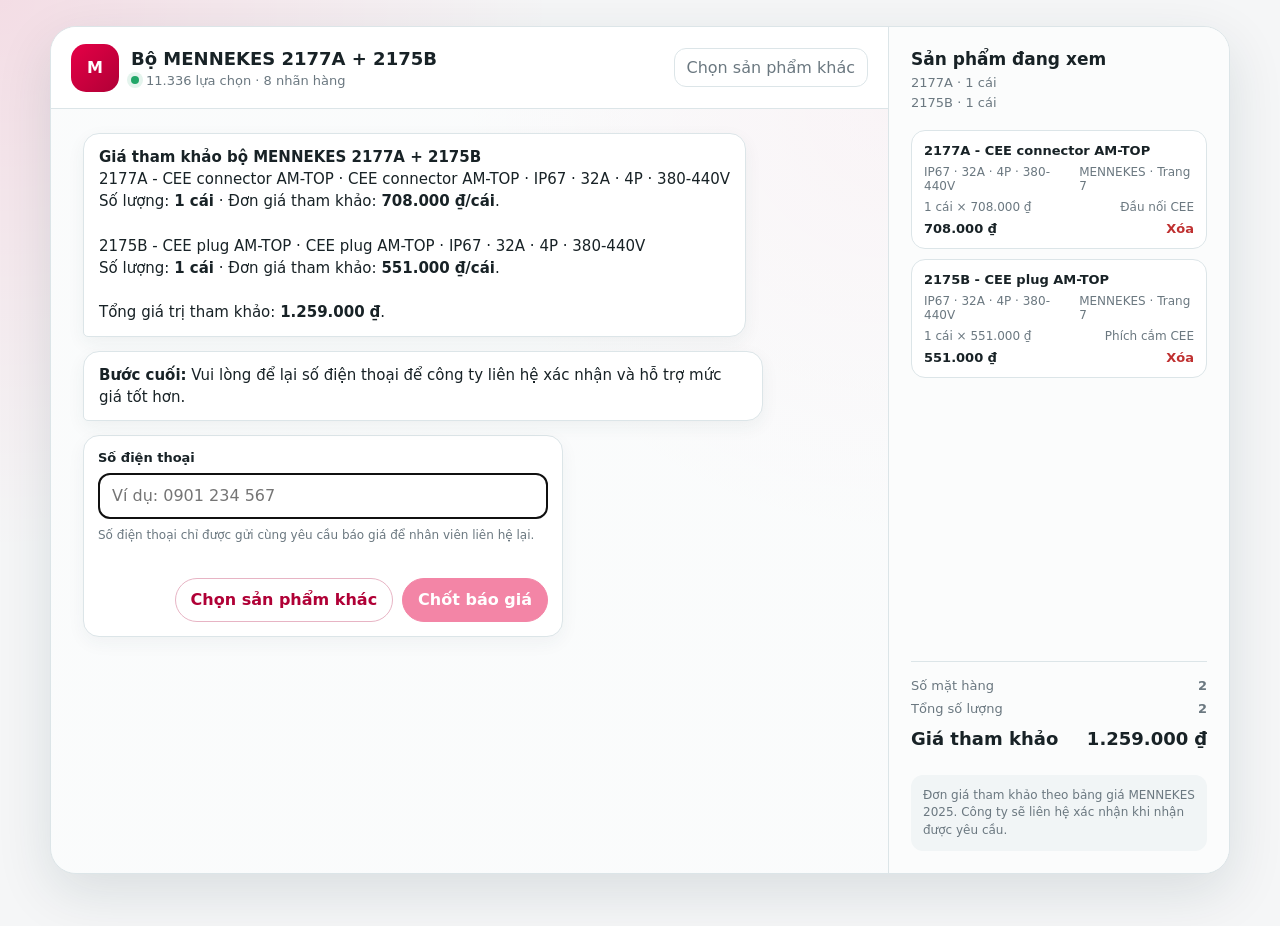
<file: mennekes-2177a-2175b.html>
<!doctype html>
<html lang="vi">
<head>
  <meta charset="utf-8">
  <meta name="viewport" content="width=device-width, initial-scale=1">
  <meta name="description" content="Xem giá tham khảo bộ phích cắm và đầu nối MENNEKES 2177A, 2175B rồi gửi yêu cầu báo giá trực tuyến.">
  <title>Giá tham khảo MENNEKES 2177A và 2175B</title>
  <style>
    :root{--primary:#e50046;--dark:#b00036;--soft:#fff0f5;--bg:#f5f6f7;--text:#182226;--muted:#6b7880;--line:#dce5e8;--danger:#bf3030}
    *{box-sizing:border-box}body{margin:0;min-height:100vh;font-family:Inter,system-ui,-apple-system,"Segoe UI",sans-serif;color:var(--text);background:radial-gradient(circle at 0 0,rgba(229,0,70,.1),transparent 35%),var(--bg)}
    button,input,select{font:inherit}button:disabled{cursor:not-allowed;opacity:.48}
    .app{width:min(1180px,calc(100% - 28px));min-height:calc(100vh - 52px);margin:26px auto;display:grid;grid-template-columns:minmax(0,1fr) 340px;background:#fff;border:1px solid var(--line);border-radius:26px;overflow:hidden;box-shadow:0 18px 55px rgba(20,50,60,.12)}
    .main{display:flex;min-width:0;flex-direction:column;border-right:1px solid var(--line)}.header{min-height:82px;padding:16px 20px;display:flex;align-items:center;justify-content:space-between;gap:16px;border-bottom:1px solid var(--line);background:rgba(255,255,255,.96)}
    .identity{display:flex;align-items:center;gap:12px;min-width:0}.icon{width:48px;height:48px;display:grid;place-items:center;border-radius:15px;color:#fff;background:linear-gradient(135deg,var(--primary),var(--dark));font-weight:900}h1{margin:0;font-size:18px}.status{margin-top:4px;display:flex;align-items:center;gap:7px;color:var(--muted);font-size:13px}.dot{width:8px;height:8px;border-radius:50%;background:#22a668;box-shadow:0 0 0 4px rgba(34,166,104,.12)}
    .ghost{border:1px solid var(--line);border-radius:12px;padding:9px 12px;background:#fff;color:var(--muted);cursor:pointer}.ghost:hover{border-color:var(--primary);color:var(--dark);background:var(--soft)}
    .chat{flex:1;min-height:470px;padding:24px clamp(14px,3vw,32px) 34px;overflow:auto;background:linear-gradient(rgba(244,247,248,.45),rgba(244,247,248,.45)),radial-gradient(circle at 100% 0,rgba(229,0,70,.05),transparent 38%)}
    .row{display:flex;margin:0 0 14px}.row.user{justify-content:flex-end}.bubble{max-width:min(680px,90%);padding:12px 15px;border-radius:16px;line-height:1.48;font-size:15px;overflow-wrap:anywhere}.row.bot .bubble{background:#fff;border:1px solid var(--line);border-bottom-left-radius:5px;box-shadow:0 6px 18px rgba(36,65,74,.06)}.row.user .bubble{color:#fff;background:var(--primary);border-bottom-right-radius:5px}.bubble.error{color:#8b2525;background:#fff0f0}.bubble.success{color:#125f3d;background:#edf8f2}
    .choices{margin:4px 0 22px;display:flex;flex-wrap:wrap;gap:9px}.choice{max-width:100%;border:1px solid #e7b4c4;border-radius:999px;padding:10px 15px;color:var(--dark);background:#fff;cursor:pointer;font-weight:700;line-height:1.35;text-align:left}.choice:hover:not(:disabled){border-color:var(--primary);background:var(--soft)}.choice.primary{color:#fff;border-color:var(--primary);background:var(--primary)}.choice-note{margin-left:5px;font-size:12px;color:var(--muted);font-weight:600}.choice.model-choice{min-width:min(300px,100%);max-width:min(430px,100%);padding:12px 14px;display:flex;flex-direction:column;align-items:flex-start;border-radius:14px}.choice.back-choice{color:var(--muted);border-color:var(--line);background:#f8fafb}
    .phone-panel,.qty-panel,.select-panel,.search-panel{width:min(650px,100%);margin:5px 0 22px;padding:14px;display:flex;gap:10px;border:1px solid var(--line);border-radius:16px;background:#fff;box-shadow:0 6px 18px rgba(36,65,74,.05)}.phone-panel{width:min(480px,100%);flex-direction:column;gap:8px}.phone-panel label{font-size:13px;font-weight:800}.phone-panel input{width:100%;height:46px;padding:0 13px;border:1px solid #b9c9ce;border-radius:11px}.phone-help{margin:0;color:var(--muted);font-size:12px;line-height:1.45}.phone-error,.qty-error{width:100%;min-height:18px;margin:0;color:var(--danger);font-size:12px;font-weight:700}.phone-actions{display:flex;justify-content:flex-end;gap:9px;flex-wrap:wrap}
    .side{padding:22px;display:flex;flex-direction:column;background:#fbfcfc}.side h2{margin:0 0 4px;font-size:17px}.side-sub{margin:0 0 18px;color:var(--muted);font-size:13px;line-height:1.5}.cart{flex:1;min-height:110px;display:flex;flex-direction:column;gap:10px}.empty{padding:26px 14px;text-align:center;color:var(--muted);border:1px dashed #cbd7da;border-radius:15px;background:#fff;font-size:13px}.cart-item{padding:12px;border:1px solid var(--line);border-radius:14px;background:#fff}.cart-title{font-weight:750;font-size:13px}.cart-meta,.cart-total{margin-top:7px;display:flex;justify-content:space-between;gap:8px;font-size:12px;color:var(--muted)}.cart-total{font-size:13px;color:var(--text);font-weight:800}.remove{padding:0;border:0;background:transparent;color:var(--danger);cursor:pointer}
    .summary{margin-top:18px;padding-top:16px;border-top:1px solid var(--line)}.summary-row{display:flex;justify-content:space-between;gap:12px;margin-bottom:8px;color:var(--muted);font-size:13px}.summary-row.total{margin-top:12px;color:var(--text);font-size:18px;font-weight:850}.note{margin-top:18px;padding:12px;color:var(--muted);background:#f1f5f6;border-radius:12px;font-size:12px;line-height:1.45}
    .quote{margin-top:11px;border:1px solid var(--line);border-radius:14px;overflow:hidden;background:#fff}.quote-meta{padding:12px 14px;display:flex;justify-content:space-between;gap:12px;flex-wrap:wrap;color:var(--muted);font-size:13px;background:#f8fafb}.table-scroll{overflow-x:auto}table{width:100%;min-width:720px;border-collapse:collapse;font-size:13px}th,td{padding:10px;border-bottom:1px solid var(--line);text-align:left}.num{text-align:right}
    .mobile-cart{display:none;align-items:center;gap:8px;color:var(--dark);font-weight:800;font-size:13px}.mobile-cart span{min-width:24px;height:24px;padding:0 7px;display:grid;place-items:center;border-radius:999px;color:#fff;background:var(--primary)}
    @media(max-width:840px){.app{width:100%;min-height:100vh;margin:0;grid-template-columns:1fr;border:0;border-radius:0}.main{border:0}.side{display:none}.mobile-cart{display:flex}.header{position:sticky;top:0;z-index:10}.chat{min-height:calc(100vh - 82px)}.choice.model-choice{width:100%;max-width:100%}}
  </style>
</head>
<body>
<main class="app">
  <section class="main">
    <header class="header">
      <div class="identity">
        <div class="icon" aria-hidden="true">M</div>
        <div>
          <h1>Bộ MENNEKES 2177A + 2175B</h1>
          <div class="status"><span class="dot"></span><span id="catalogCount">Đang tải giá tham khảo…</span></div>
        </div>
      </div>
      <div class="mobile-cart">Đã chọn <span id="mobileCount">0</span></div>
      <button class="ghost" id="reset" type="button">Chọn sản phẩm khác</button>
    </header>
    <div class="chat" id="chat" aria-live="polite">
      <div class="row bot"><div class="bubble">Đang chuẩn bị báo giá tham khảo…</div></div>
      <noscript><div class="row bot"><div class="bubble error">Trình duyệt cần bật JavaScript để xem báo giá.</div></div></noscript>
    </div>
  </section>
  <aside class="side">
    <h2>Sản phẩm đang xem</h2>
    <p class="side-sub">2177A · 1 cái<br>2175B · 1 cái</p>
    <div class="cart" id="cart"></div>
    <div class="summary">
      <div class="summary-row"><span>Số mặt hàng</span><strong id="lineCount">0</strong></div>
      <div class="summary-row"><span>Tổng số lượng</span><strong id="unitCount">0</strong></div>
      <div class="summary-row total"><span>Giá tham khảo</span><span id="grandTotal">0 ₫</span></div>
    </div>
    <div class="note">Đơn giá tham khảo theo bảng giá MENNEKES 2025. Công ty sẽ liên hệ xác nhận khi nhận được yêu cầu.</div>
  </aside>
</main>
<script src="config.js"></script>
<script src="catalog-data.js"></script>
<script src="cadivi-catalog-data.js"></script>
<script src="mitsubishi-catalog-data.js"></script>
<script src="mennekes-catalog-data.js"></script>
<script src="chint-catalog-data.js"></script>
<script src="autonics-catalog-data.js"></script>
<script src="schneider-catalog-data.js"></script>
<script src="nanoco-catalog-data.js"></script>
<script>
  window.QUOTE_PRESELECT = {
    heading: "Giá tham khảo bộ MENNEKES 2177A + 2175B",
    items: [
      {brand: "MENNEKES", productId: "MENNEKES-0034", quantity: 1},
      {brand: "MENNEKES", productId: "MENNEKES-0001", quantity: 1}
    ]
  };
</script>
<script src="app.js"></script>
</body>
</html>
</file>
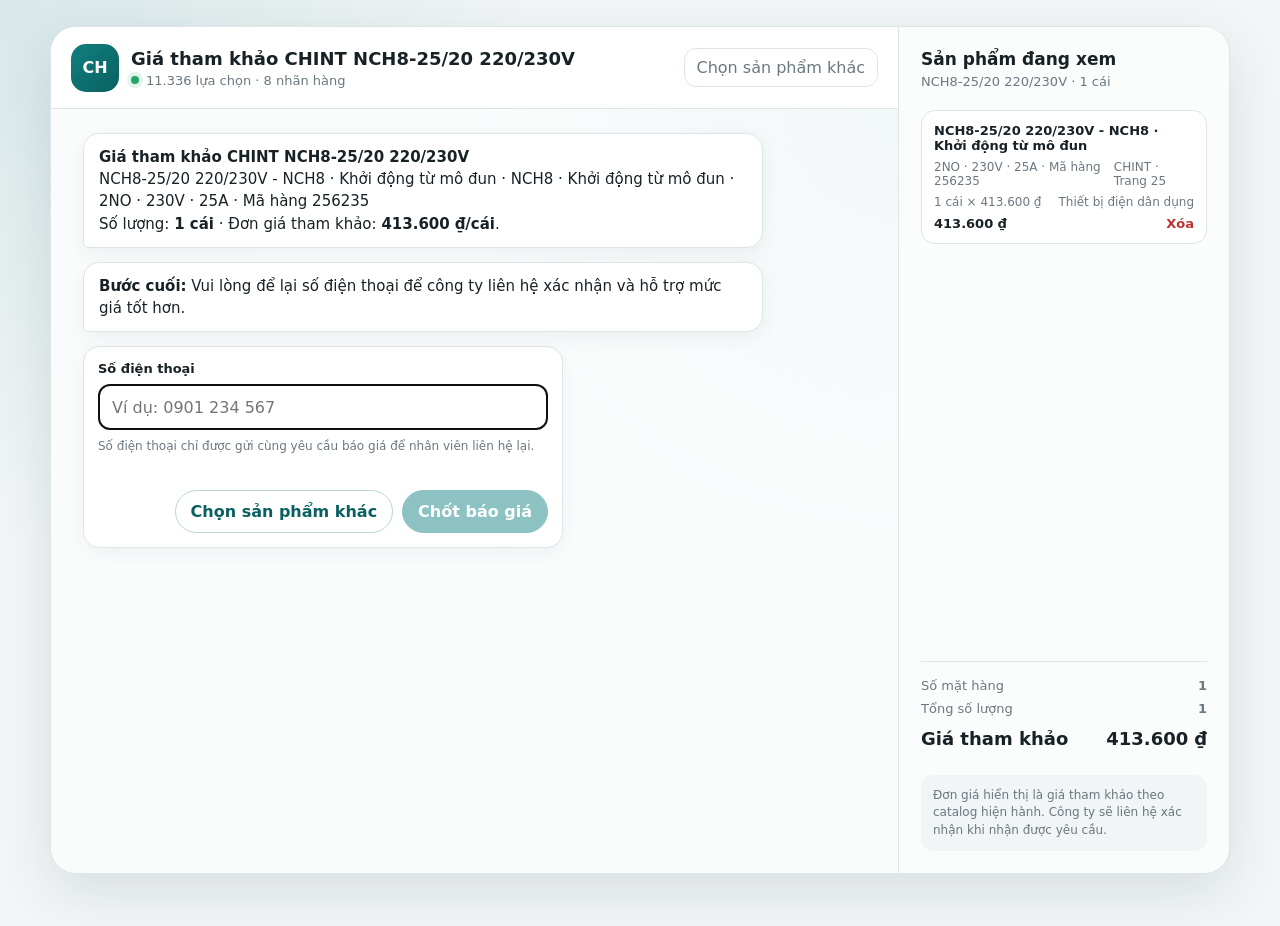
<file: nch8-25-20-220-230v.html>
<!doctype html>
<html lang="vi">
<head>
  <meta charset="utf-8">
  <meta name="viewport" content="width=device-width, initial-scale=1">
  <meta name="description" content="Giá tham khảo CHINT NCH8-25/20 220/230V. 1 mặt hàng, tổng số lượng 1.">
  <title>Giá tham khảo CHINT NCH8-25/20 220/230V</title>
  <link rel="stylesheet" href="quote-page.css">
</head>
<body>
<main class="app">
  <section class="main">
    <header class="header">
      <div class="identity">
        <div class="icon" aria-hidden="true">CH</div>
        <div>
          <h1>Giá tham khảo CHINT NCH8-25/20 220/230V</h1>
          <div class="status"><span class="dot"></span><span id="catalogCount">Đang tải giá tham khảo…</span></div>
        </div>
      </div>
      <div class="mobile-cart">Đã chọn <span id="mobileCount">0</span></div>
      <button class="ghost" id="reset" type="button">Chọn sản phẩm khác</button>
    </header>
    <div class="chat" id="chat" aria-live="polite">
      <div class="row bot"><div class="bubble">Đang chuẩn bị báo giá tham khảo…</div></div>
      <noscript><div class="row bot"><div class="bubble error">Trình duyệt cần bật JavaScript để xem báo giá.</div></div></noscript>
    </div>
  </section>
  <aside class="side">
    <h2>Sản phẩm đang xem</h2>
    <p class="side-sub">NCH8-25/20 220/230V · 1 cái</p>
    <div class="cart" id="cart"></div>
    <div class="summary">
      <div class="summary-row"><span>Số mặt hàng</span><strong id="lineCount">0</strong></div>
      <div class="summary-row"><span>Tổng số lượng</span><strong id="unitCount">0</strong></div>
      <div class="summary-row total"><span>Giá tham khảo</span><span id="grandTotal">0 ₫</span></div>
    </div>
    <div class="note">Đơn giá hiển thị là giá tham khảo theo catalog hiện hành. Công ty sẽ liên hệ xác nhận khi nhận được yêu cầu.</div>
  </aside>
</main>
<script src="config.js"></script>
<script src="catalog-data.js"></script>
<script src="cadivi-catalog-data.js"></script>
<script src="mitsubishi-catalog-data.js"></script>
<script src="mennekes-catalog-data.js"></script>
<script src="chint-catalog-data.js"></script>
<script src="autonics-catalog-data.js"></script>
<script src="schneider-catalog-data.js"></script>
<script src="nanoco-catalog-data.js"></script>
<script>
  window.QUOTE_PRESELECT = {
  "heading": "Giá tham khảo CHINT NCH8-25/20 220/230V",
  "items": [
    {
      "brand": "CHINT",
      "productId": "CHINT-0220",
      "quantity": 1
    }
  ]
};
</script>
<script src="app.js"></script>
</body>
</html>
</file>
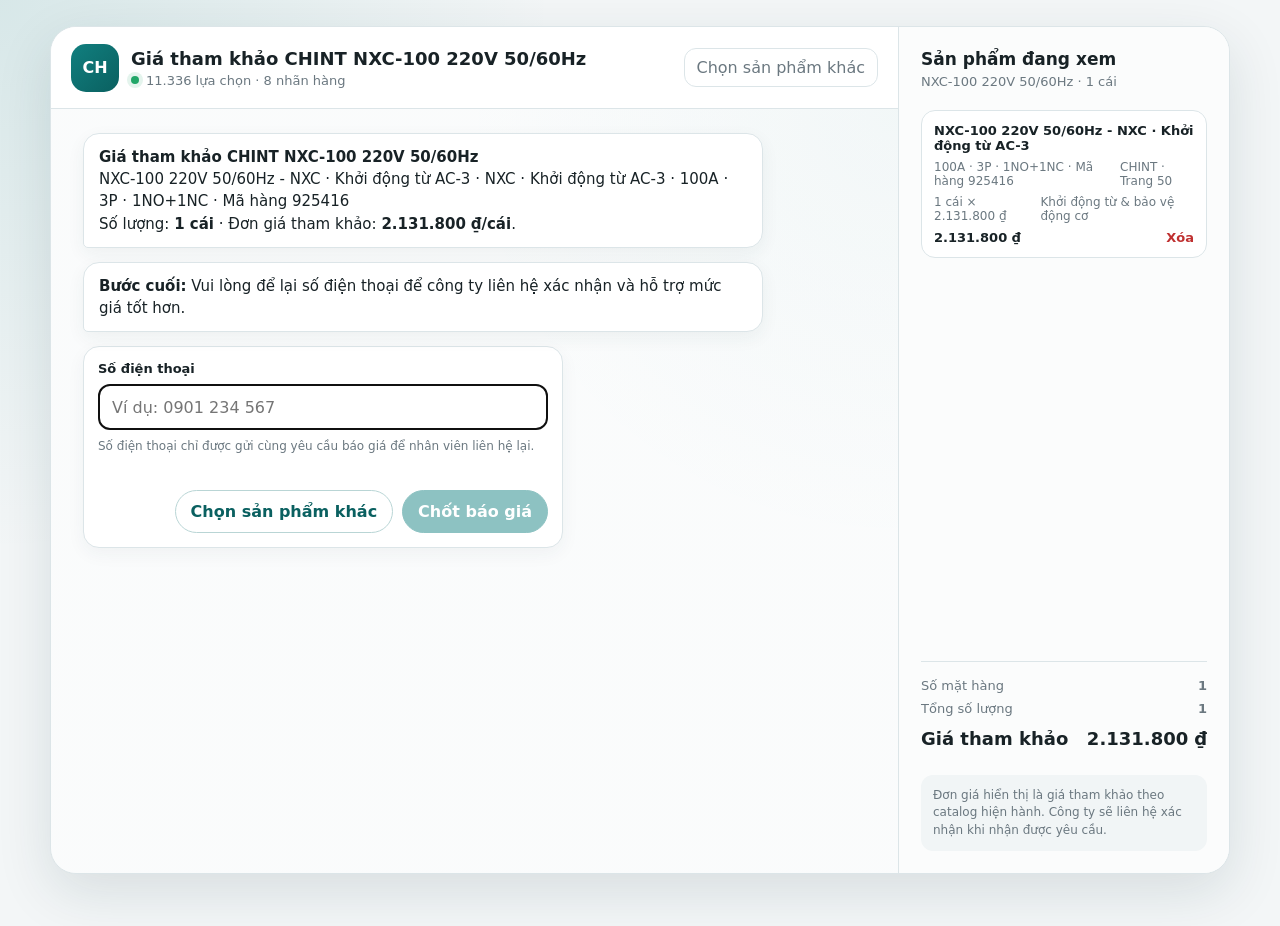
<file: nxc-100-220v-50-60hz.html>
<!doctype html>
<html lang="vi">
<head>
  <meta charset="utf-8">
  <meta name="viewport" content="width=device-width, initial-scale=1">
  <meta name="description" content="Giá tham khảo CHINT NXC-100 220V 50/60Hz. 1 mặt hàng, tổng số lượng 1.">
  <title>Giá tham khảo CHINT NXC-100 220V 50/60Hz</title>
  <link rel="stylesheet" href="quote-page.css">
</head>
<body>
<main class="app">
  <section class="main">
    <header class="header">
      <div class="identity">
        <div class="icon" aria-hidden="true">CH</div>
        <div>
          <h1>Giá tham khảo CHINT NXC-100 220V 50/60Hz</h1>
          <div class="status"><span class="dot"></span><span id="catalogCount">Đang tải giá tham khảo…</span></div>
        </div>
      </div>
      <div class="mobile-cart">Đã chọn <span id="mobileCount">0</span></div>
      <button class="ghost" id="reset" type="button">Chọn sản phẩm khác</button>
    </header>
    <div class="chat" id="chat" aria-live="polite">
      <div class="row bot"><div class="bubble">Đang chuẩn bị báo giá tham khảo…</div></div>
      <noscript><div class="row bot"><div class="bubble error">Trình duyệt cần bật JavaScript để xem báo giá.</div></div></noscript>
    </div>
  </section>
  <aside class="side">
    <h2>Sản phẩm đang xem</h2>
    <p class="side-sub">NXC-100 220V 50/60Hz · 1 cái</p>
    <div class="cart" id="cart"></div>
    <div class="summary">
      <div class="summary-row"><span>Số mặt hàng</span><strong id="lineCount">0</strong></div>
      <div class="summary-row"><span>Tổng số lượng</span><strong id="unitCount">0</strong></div>
      <div class="summary-row total"><span>Giá tham khảo</span><span id="grandTotal">0 ₫</span></div>
    </div>
    <div class="note">Đơn giá hiển thị là giá tham khảo theo catalog hiện hành. Công ty sẽ liên hệ xác nhận khi nhận được yêu cầu.</div>
  </aside>
</main>
<script src="config.js"></script>
<script src="catalog-data.js"></script>
<script src="cadivi-catalog-data.js"></script>
<script src="mitsubishi-catalog-data.js"></script>
<script src="mennekes-catalog-data.js"></script>
<script src="chint-catalog-data.js"></script>
<script src="autonics-catalog-data.js"></script>
<script src="schneider-catalog-data.js"></script>
<script src="nanoco-catalog-data.js"></script>
<script>
  window.QUOTE_PRESELECT = {
  "heading": "Giá tham khảo CHINT NXC-100 220V 50/60Hz",
  "items": [
    {
      "brand": "CHINT",
      "productId": "CHINT-0841",
      "quantity": 1
    }
  ]
};
</script>
<script src="app.js"></script>
</body>
</html>
</file>
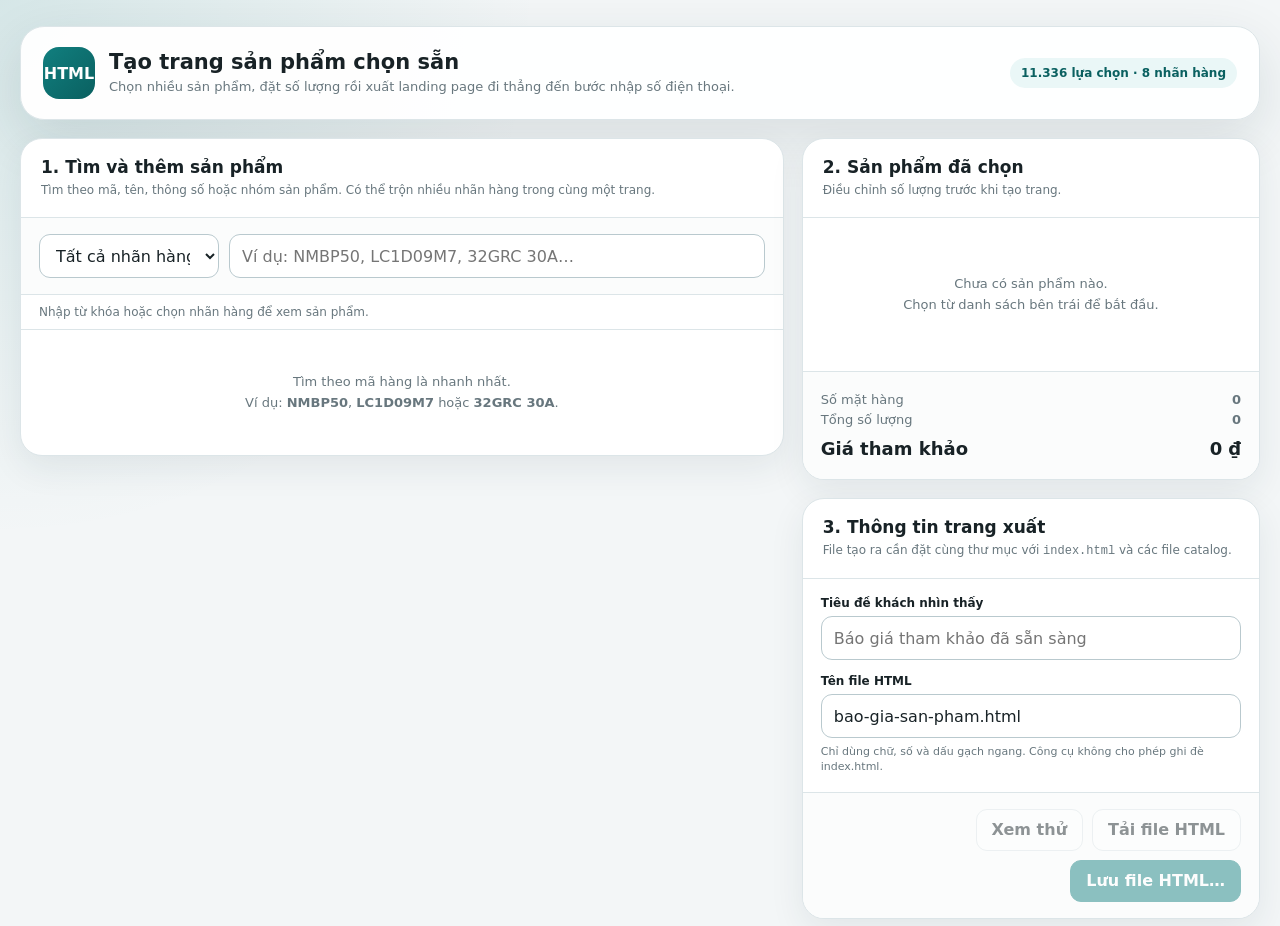
<file: tao-trang-san-pham.html>
<!doctype html>
<html lang="vi">
<head>
  <meta charset="utf-8">
  <meta name="viewport" content="width=device-width, initial-scale=1">
  <meta name="robots" content="noindex,nofollow">
  <meta name="description" content="Công cụ nội bộ tạo landing page báo giá đã chọn sẵn nhiều sản phẩm.">
  <title>Tạo trang sản phẩm chọn sẵn</title>
  <style>
    :root{
      --primary:#117f7f;--dark:#0a6060;--soft:#eaf7f7;--bg:#f3f6f7;
      --surface:#fff;--text:#182226;--muted:#68777e;--line:#dce5e8;
      --danger:#b52e2e;--shadow:0 18px 55px rgba(20,50,60,.12)
    }
    *{box-sizing:border-box}
    body{margin:0;min-height:100vh;color:var(--text);background:radial-gradient(circle at 0 0,rgba(17,127,127,.13),transparent 34%),var(--bg);font-family:Inter,system-ui,-apple-system,"Segoe UI",sans-serif}
    button,input,select{font:inherit}
    button{cursor:pointer}
    button:disabled{cursor:not-allowed;opacity:.48}
    .shell{width:min(1240px,calc(100% - 28px));margin:26px auto}
    .topbar{padding:20px 22px;display:flex;align-items:center;justify-content:space-between;gap:18px;border:1px solid var(--line);border-radius:24px;background:rgba(255,255,255,.96);box-shadow:var(--shadow)}
    .identity{display:flex;align-items:center;gap:14px;min-width:0}
    .logo{width:52px;height:52px;display:grid;place-items:center;flex:0 0 auto;border-radius:16px;color:#fff;background:linear-gradient(135deg,var(--primary),var(--dark));font-weight:900}
    h1{margin:0;font-size:21px}
    .subtitle{margin:4px 0 0;color:var(--muted);font-size:13px;line-height:1.4}
    .catalog-status{flex:0 0 auto;padding:8px 11px;border-radius:999px;color:var(--dark);background:var(--soft);font-size:12px;font-weight:800}
    .workspace{margin-top:18px;display:grid;grid-template-columns:minmax(0,1.25fr) minmax(340px,.75fr);gap:18px;align-items:start}
    .card{border:1px solid var(--line);border-radius:22px;background:var(--surface);box-shadow:0 12px 35px rgba(20,50,60,.08);overflow:hidden}
    .card-head{padding:18px 20px;border-bottom:1px solid var(--line)}
    .card-head h2{margin:0;font-size:17px}
    .card-head p{margin:5px 0 0;color:var(--muted);font-size:12px;line-height:1.45}
    .search-tools{padding:16px 18px;display:grid;grid-template-columns:180px minmax(0,1fr);gap:10px;border-bottom:1px solid var(--line);background:#fbfcfc}
    input,select{width:100%;height:44px;padding:0 12px;border:1px solid #b9c9ce;border-radius:11px;color:var(--text);background:#fff}
    input:focus-visible,select:focus-visible,button:focus-visible{outline:3px solid rgba(17,127,127,.25);outline-offset:2px;border-color:var(--primary)}
    .result-meta{padding:10px 18px;color:var(--muted);font-size:12px;border-bottom:1px solid var(--line)}
    .results{max-height:630px;overflow:auto}
    .result{width:100%;padding:13px 16px;display:grid;grid-template-columns:minmax(0,1fr) auto;gap:5px 14px;border:0;border-bottom:1px solid var(--line);color:var(--text);background:#fff;text-align:left}
    .result:last-child{border-bottom:0}
    .result:hover{background:var(--soft)}
    .result-title{min-width:0;font-size:14px;font-weight:850;overflow-wrap:anywhere}
    .result-detail{min-width:0;color:var(--muted);font-size:12px;line-height:1.4;overflow-wrap:anywhere}
    .result-side{grid-column:2;grid-row:1 / span 2;align-self:center;text-align:right}
    .price{display:block;color:var(--dark);font-size:13px;font-weight:850;white-space:nowrap}
    .add-label{display:block;margin-top:4px;color:var(--primary);font-size:12px;font-weight:800}
    .empty{padding:42px 20px;color:var(--muted);text-align:center;font-size:13px;line-height:1.55}
    .selected{padding:14px;display:flex;flex-direction:column;gap:10px;max-height:500px;overflow:auto}
    .selected-item{padding:12px;border:1px solid var(--line);border-radius:14px;background:#fff}
    .selected-title{font-size:13px;font-weight:850;line-height:1.4;overflow-wrap:anywhere}
    .selected-meta{margin-top:5px;color:var(--muted);font-size:12px;line-height:1.4}
    .selected-actions{margin-top:10px;display:grid;grid-template-columns:minmax(110px,150px) 1fr auto;gap:8px;align-items:center}
    .selected-actions input{height:38px}
    .line-total{font-size:12px;font-weight:850;text-align:right}
    .remove{height:38px;padding:0 10px;border:1px solid #eccaca;border-radius:10px;color:var(--danger);background:#fff5f5;font-weight:800}
    .summary{padding:15px 18px;border-top:1px solid var(--line);background:#fbfcfc}
    .summary-row{display:flex;justify-content:space-between;gap:12px;margin:5px 0;color:var(--muted);font-size:13px}
    .summary-row.total{margin-top:11px;color:var(--text);font-size:18px;font-weight:900}
    .settings{margin-top:18px}
    .form{padding:17px 18px;display:grid;grid-template-columns:1fr 1fr;gap:14px}
    .field{display:flex;flex-direction:column;gap:6px}
    .field.full{grid-column:1 / -1}
    label{font-size:12px;font-weight:850}
    .help{color:var(--muted);font-size:11px;line-height:1.4}
    .actions{padding:16px 18px;display:flex;flex-wrap:wrap;justify-content:flex-end;gap:9px;border-top:1px solid var(--line);background:#fbfcfc}
    .btn{min-height:42px;padding:0 15px;border:1px solid var(--line);border-radius:11px;color:var(--text);background:#fff;font-weight:850}
    .btn.primary{color:#fff;border-color:var(--primary);background:var(--primary)}
    .btn.primary:hover{background:var(--dark)}
    .btn:hover:not(:disabled){border-color:var(--primary);background:var(--soft)}
    .btn.primary:hover:not(:disabled){background:var(--dark)}
    .message{display:none;margin:0 18px 16px;padding:11px 12px;border-radius:11px;font-size:12px;line-height:1.45}
    .message.show{display:block}
    .message.error{color:#862626;background:#fff0f0;border:1px solid #efcaca}
    .message.success{color:#145e3c;background:#edf8f2;border:1px solid #cce8d8}
    @media(max-width:900px){.workspace{grid-template-columns:1fr}.results{max-height:480px}}
    @media(max-width:620px){.shell{width:100%;margin:0}.topbar,.card{border-left:0;border-right:0;border-radius:0}.topbar{align-items:flex-start}.catalog-status{display:none}.workspace{margin-top:10px;gap:10px}.search-tools,.form{grid-template-columns:1fr}.field.full{grid-column:auto}.selected-actions{grid-template-columns:1fr auto}.line-total{grid-column:1 / -1;grid-row:2;text-align:left}.actions .btn{width:100%}}
  </style>
</head>
<body>
<main class="shell">
  <header class="topbar">
    <div class="identity">
      <div class="logo" aria-hidden="true">HTML</div>
      <div>
        <h1>Tạo trang sản phẩm chọn sẵn</h1>
        <p class="subtitle">Chọn nhiều sản phẩm, đặt số lượng rồi xuất landing page đi thẳng đến bước nhập số điện thoại.</p>
      </div>
    </div>
    <div class="catalog-status" id="catalogStatus">Đang tải catalog…</div>
  </header>

  <div class="workspace">
    <section class="card" aria-labelledby="searchTitle">
      <div class="card-head">
        <h2 id="searchTitle">1. Tìm và thêm sản phẩm</h2>
        <p>Tìm theo mã, tên, thông số hoặc nhóm sản phẩm. Có thể trộn nhiều nhãn hàng trong cùng một trang.</p>
      </div>
      <div class="search-tools">
        <select id="brandFilter" aria-label="Lọc theo nhãn hàng"></select>
        <input id="searchInput" type="search" autocomplete="off" placeholder="Ví dụ: NMBP50, LC1D09M7, 32GRC 30A…" aria-label="Tìm sản phẩm">
      </div>
      <div class="result-meta" id="resultMeta">Nhập từ khóa hoặc chọn nhãn hàng để xem sản phẩm.</div>
      <div class="results" id="results"></div>
    </section>

    <div>
      <section class="card" aria-labelledby="selectedTitle">
        <div class="card-head">
          <h2 id="selectedTitle">2. Sản phẩm đã chọn</h2>
          <p>Điều chỉnh số lượng trước khi tạo trang.</p>
        </div>
        <div class="selected" id="selected"></div>
        <div class="summary">
          <div class="summary-row"><span>Số mặt hàng</span><strong id="lineCount">0</strong></div>
          <div class="summary-row"><span>Tổng số lượng</span><strong id="unitCount">0</strong></div>
          <div class="summary-row total"><span>Giá tham khảo</span><span id="grandTotal">0 ₫</span></div>
        </div>
      </section>

      <section class="card settings" aria-labelledby="settingsTitle">
        <div class="card-head">
          <h2 id="settingsTitle">3. Thông tin trang xuất</h2>
          <p>File tạo ra cần đặt cùng thư mục với <code>index.html</code> và các file catalog.</p>
        </div>
        <div class="form">
          <div class="field full">
            <label for="pageHeading">Tiêu đề khách nhìn thấy</label>
            <input id="pageHeading" type="text" maxlength="160" placeholder="Báo giá tham khảo đã sẵn sàng">
          </div>
          <div class="field full">
            <label for="fileName">Tên file HTML</label>
            <input id="fileName" type="text" maxlength="100" placeholder="bao-gia-san-pham.html">
            <span class="help">Chỉ dùng chữ, số và dấu gạch ngang. Công cụ không cho phép ghi đè index.html.</span>
          </div>
        </div>
        <div class="message" id="message" role="status"></div>
        <div class="actions">
          <button class="btn" id="previewButton" type="button" disabled>Xem thử</button>
          <button class="btn" id="downloadButton" type="button" disabled>Tải file HTML</button>
          <button class="btn primary" id="saveButton" type="button" disabled>Lưu file HTML…</button>
        </div>
      </section>
    </div>
  </div>
</main>

<script src="catalog-data.js"></script>
<script src="cadivi-catalog-data.js"></script>
<script src="mitsubishi-catalog-data.js"></script>
<script src="mennekes-catalog-data.js"></script>
<script src="chint-catalog-data.js"></script>
<script src="autonics-catalog-data.js"></script>
<script src="schneider-catalog-data.js"></script>
<script src="nanoco-catalog-data.js"></script>
<script>
(() => {
  "use strict";

  const money = new Intl.NumberFormat("vi-VN", {
    style: "currency",
    currency: "VND",
    maximumFractionDigits: 0
  });

  function splitSharedAmpOptions(spec) {
    const normalized = String(spec || "").trim();
    if (!/^[\d.,\s~\-àvA]+$/i.test(normalized) || !/A$/i.test(normalized)) return [];
    const groups = normalized.includes(",")
      ? normalized.split(",")
      : /\s+và\s+/i.test(normalized)
        ? normalized.split(/\s+và\s+/i)
        : [];
    if (groups.length > 1) {
      const options = groups.map(group => {
        const cleaned = group.trim().replace(/\s*([~-])\s*/g, "$1");
        return /A$/i.test(cleaned) ? cleaned : `${cleaned}A`;
      });
      return options.every(option => /^\d+(?:\.\d+)?(?:[~-]\d+(?:\.\d+)?)?A$/i.test(option))
        ? [...new Set(options)]
        : [];
    }
    if (!/^[\d.\s-]+A$/i.test(normalized)) return [];
    const values = normalized.match(/\d+(?:[.,]\d+)?/g) || [];
    return values.length > 1
      ? [...new Set(values.map(value => `${value.replace(",", ".")}A`))]
      : [];
  }

  function expandLs(products) {
    return products.flatMap(product => {
      const ratings = splitSharedAmpOptions(product.spec);
      if (!ratings.length) return [product];
      return ratings.map(rating => ({
        ...product,
        id: `${product.id}-${rating.replace(/[^\dA-Z]/gi, "_")}`,
        baseProductId: product.id,
        sourceSpec: product.spec,
        spec: rating
      }));
    });
  }

  const sourceDefinitions = [
    {brand:"LS", label:"LS Electric", variable:"LS_CATALOG", unit:"cái", transform:expandLs},
    {brand:"CADIVI", label:"CADIVI", variable:"CADIVI_CATALOG", unit:"mét"},
    {brand:"MITSUBISHI", label:"Mitsubishi Electric", variable:"MITSUBISHI_CATALOG", unit:"cái"},
    {brand:"MENNEKES", label:"MENNEKES", variable:"MENNEKES_CATALOG", unit:"cái"},
    {brand:"CHINT", label:"CHINT", variable:"CHINT_CATALOG", unit:"cái"},
    {brand:"AUTONICS", label:"Autonics", variable:"AUTONICS_CATALOG", unit:"cái"},
    {brand:"SCHNEIDER", label:"Schneider Electric", variable:"SCHNEIDER_CATALOG", unit:"cái"},
    {brand:"NANOCO", label:"Nanoco", variable:"NANOCO_CATALOG", unit:"cái"}
  ];

  const sources = sourceDefinitions.map(definition => {
    const raw = Array.isArray(window[definition.variable]) ? window[definition.variable] : [];
    const transformed = definition.transform ? definition.transform(raw) : raw;
    return {
      ...definition,
      products: transformed.map(product => ({
        ...product,
        brand: definition.brand,
        brandLabel: definition.label,
        unit: product.unit || definition.unit
      }))
    };
  }).filter(source => source.products.length);
  const products = sources.flatMap(source => source.products);
  const searchCache = new WeakMap();
  const selectedItems = [];
  let fileNameTouched = false;

  const catalogStatus = document.getElementById("catalogStatus");
  const brandFilter = document.getElementById("brandFilter");
  const searchInput = document.getElementById("searchInput");
  const resultMeta = document.getElementById("resultMeta");
  const results = document.getElementById("results");
  const selected = document.getElementById("selected");
  const lineCount = document.getElementById("lineCount");
  const unitCount = document.getElementById("unitCount");
  const grandTotal = document.getElementById("grandTotal");
  const pageHeading = document.getElementById("pageHeading");
  const fileName = document.getElementById("fileName");
  const previewButton = document.getElementById("previewButton");
  const downloadButton = document.getElementById("downloadButton");
  const saveButton = document.getElementById("saveButton");
  const message = document.getElementById("message");

  function esc(value) {
    return String(value ?? "")
      .replace(/&/g, "&amp;")
      .replace(/</g, "&lt;")
      .replace(/>/g, "&gt;")
      .replace(/"/g, "&quot;")
      .replace(/'/g, "&#039;");
  }

  function normalizeSearch(value) {
    return String(value || "")
      .normalize("NFD")
      .replace(/[\u0300-\u036f]/g, "")
      .replace(/đ/g, "d")
      .replace(/Đ/g, "D")
      .toLocaleLowerCase("vi")
      .replace(/[×*]/g, "x")
      .replace(/[-_/\\]+/g, " ")
      .replace(/\s+/g, " ")
      .trim();
  }

  function searchQuery(value) {
    const text = normalizeSearch(value);
    return {text, compact:text.replace(/\s+/g, ""), tokens:text.split(" ").filter(Boolean)};
  }

  function productSearchKeys(product) {
    if (searchCache.has(product)) return searchCache.get(product);
    const fields = [product.code, product.name, product.spec, product.technical, product.category, product.family, product.brand, product.brandLabel]
      .filter(Boolean)
      .map(normalizeSearch);
    const keys = {text:fields.join(" "), compact:fields.map(field => field.replace(/\s+/g, "")).join(" ")};
    searchCache.set(product, keys);
    return keys;
  }

  function matchesProductSearch(product, query) {
    if (!query.text) return true;
    const entry = productSearchKeys(product);
    return (
      entry.text.includes(query.text) ||
      entry.compact.includes(query.compact) ||
      query.tokens.every(token =>
        entry.text.includes(token) || entry.compact.includes(token)
      )
    );
  }

  function searchScore(product, query) {
    const code = searchQuery(product.code);
    const name = searchQuery(product.name);
    if (code.text === query.text || code.compact === query.compact) return 0;
    if (code.text.startsWith(query.text) || code.compact.startsWith(query.compact)) return 1;
    if (name.text === query.text || name.compact === query.compact) return 2;
    if (name.text.startsWith(query.text) || name.compact.startsWith(query.compact)) return 3;
    return 4;
  }

  function productTitle(product) {
    return [product.code, product.name].filter(Boolean).join(" - ");
  }

  function productDetail(product) {
    return [product.brandLabel, product.family, product.category, product.spec, product.technical]
      .filter(Boolean).join(" · ");
  }

  function setMessage(text, type = "success") {
    message.textContent = text;
    message.className = `message show ${type}`;
  }

  function clearMessage() {
    message.textContent = "";
    message.className = "message";
  }

  function slug(value) {
    return String(value || "")
      .normalize("NFD")
      .replace(/[\u0300-\u036f]/g, "")
      .toLowerCase()
      .replace(/[^a-z0-9]+/g, "-")
      .replace(/^-+|-+$/g, "")
      .slice(0, 82);
  }

  function suggestedHeading() {
    if (!selectedItems.length) return "";
    if (selectedItems.length === 1) {
      const product = selectedItems[0].product;
      return `Giá tham khảo ${product.brandLabel} ${product.code || product.name}`;
    }
    const brands = [...new Set(selectedItems.map(item => item.product.brandLabel))];
    return `Giá tham khảo bộ ${selectedItems.length} sản phẩm ${brands.join(" + ")}`;
  }

  function suggestedFileName() {
    if (!selectedItems.length) return "bao-gia-san-pham.html";
    const codes = selectedItems.slice(0, 4).map(item => slug(item.product.code || item.product.id));
    const suffix = selectedItems.length > 4 ? `-${selectedItems.length}-san-pham` : "";
    return `${codes.join("-")}${suffix}.html`;
  }

  function renderResults() {
    clearMessage();
    const brand = brandFilter.value;
    const query = searchQuery(searchInput.value);
    if (!brand && !query.text) {
      resultMeta.textContent = "Nhập từ khóa hoặc chọn nhãn hàng để xem sản phẩm.";
      results.innerHTML = '<div class="empty">Tìm theo mã hàng là nhanh nhất.<br>Ví dụ: <strong>NMBP50</strong>, <strong>LC1D09M7</strong> hoặc <strong>32GRC 30A</strong>.</div>';
      return;
    }
    const matches = products
      .filter(product => (!brand || product.brand === brand) && matchesProductSearch(product, query))
      .sort((a, b) => {
        const byScore = query.text ? searchScore(a, query) - searchScore(b, query) : 0;
        return (
          byScore ||
          String(a.name || "").localeCompare(String(b.name || ""), "vi", {numeric:true}) ||
          String(a.spec || "").localeCompare(String(b.spec || ""), "vi", {numeric:true}) ||
          a.price - b.price
        );
      });
    const visible = matches.slice(0, 60);
    resultMeta.textContent = matches.length
      ? `Tìm thấy ${matches.length.toLocaleString("vi-VN")} lựa chọn${matches.length > visible.length ? ` · đang hiện ${visible.length}` : ""}.`
      : "Không tìm thấy sản phẩm phù hợp.";
    if (!visible.length) {
      results.innerHTML = '<div class="empty">Thử bỏ bớt thông số hoặc tìm bằng phần chính của mã hàng.</div>';
      return;
    }
    results.innerHTML = visible.map(product => {
      const isSelected = selectedItems.some(item => item.product.id === product.id && item.product.brand === product.brand);
      return `<button class="result" type="button" data-brand="${esc(product.brand)}" data-id="${esc(product.id)}">
        <span class="result-title">${esc(productTitle(product))}</span>
        <span class="result-detail">${esc(productDetail(product))}</span>
        <span class="result-side"><span class="price">${esc(money.format(product.price))}/${esc(product.unit)}</span><span class="add-label">${isSelected ? "Thêm số lượng" : "+ Thêm"}</span></span>
      </button>`;
    }).join("");
  }

  function addProduct(brand, id) {
    const product = products.find(item => item.brand === brand && item.id === id);
    if (!product) return;
    const existing = selectedItems.find(item => item.product.brand === brand && item.product.id === id);
    if (existing) existing.quantity += 1;
    else selectedItems.push({product, quantity:1});
    renderSelected();
    renderResults();
  }

  function renderSelected() {
    if (!selectedItems.length) {
      selected.innerHTML = '<div class="empty">Chưa có sản phẩm nào.<br>Chọn từ danh sách bên trái để bắt đầu.</div>';
    } else {
      selected.innerHTML = selectedItems.map((item, index) => `<div class="selected-item">
        <div class="selected-title">${esc(productTitle(item.product))}</div>
        <div class="selected-meta">${esc(productDetail(item.product))}<br>${esc(money.format(item.product.price))}/${esc(item.product.unit)}</div>
        <div class="selected-actions">
          <input type="number" min="1" max="100000" step="1" value="${item.quantity}" data-quantity="${index}" aria-label="Số lượng ${esc(item.product.code)}">
          <span class="line-total">${esc(money.format(item.product.price * item.quantity))}</span>
          <button class="remove" type="button" data-remove="${index}">Xóa</button>
        </div>
      </div>`).join("");
    }
    const units = selectedItems.reduce((sum, item) => sum + item.quantity, 0);
    const total = selectedItems.reduce((sum, item) => sum + item.product.price * item.quantity, 0);
    lineCount.textContent = selectedItems.length.toLocaleString("vi-VN");
    unitCount.textContent = units.toLocaleString("vi-VN");
    grandTotal.textContent = money.format(total);
    if (!pageHeading.dataset.touched) pageHeading.value = suggestedHeading();
    if (!fileNameTouched) fileName.value = suggestedFileName();
    const enabled = selectedItems.length > 0;
    previewButton.disabled = !enabled;
    downloadButton.disabled = !enabled;
    saveButton.disabled = !enabled;
  }

  function validatedFileName() {
    let value = String(fileName.value || "").trim().toLowerCase();
    if (!value.endsWith(".html")) value += ".html";
    if (!/^[a-z0-9][a-z0-9-]*\.html$/.test(value)) {
      throw new Error("Tên file chỉ được dùng chữ thường không dấu, số và dấu gạch ngang.");
    }
    if (value === "index.html" || value === "tao-trang-san-pham.html") {
      throw new Error("Hãy dùng một tên file mới, không ghi đè trang đang có.");
    }
    return value;
  }

  function configObject() {
    return {
      heading: String(pageHeading.value || suggestedHeading() || "Báo giá tham khảo đã sẵn sàng").trim().slice(0, 160),
      items: selectedItems.map(item => ({
        brand: item.product.brand,
        productId: item.product.id,
        quantity: item.quantity
      }))
    };
  }

  async function generatedHtml(preview = false) {
    if (!selectedItems.length) throw new Error("Hãy chọn ít nhất một sản phẩm.");
    const config = configObject();
    const heading = config.heading;
    const title = heading || "Báo giá tham khảo";
    const brands = [...new Set(selectedItems.map(item => item.product.brand))];
    const badge = brands.length === 1 ? brands[0].slice(0, 2) : "BG";
    const units = selectedItems.reduce((sum, item) => sum + item.quantity, 0);
    const description = `${heading}. ${selectedItems.length} mặt hàng, tổng số lượng ${units}.`;
    const sideText = selectedItems.map(item =>
      `${esc(item.product.code || item.product.name)} · ${item.quantity} ${esc(item.product.unit)}`
    ).join("<br>");
    const safeConfig = JSON.stringify(config, null, 2).replace(/</g, "\\u003c");
    const baseTag = preview
      ? `\n  <base href="${new URL("./", window.location.href).href.replace(/"/g, "&quot;")}">`
      : "";

    return `<!doctype html>
<html lang="vi">
<head>${baseTag}
  <meta charset="utf-8">
  <meta name="viewport" content="width=device-width, initial-scale=1">
  <meta name="description" content="${esc(description)}">
  <title>${esc(title)}</title>
  <link rel="stylesheet" href="quote-page.css">
</head>
<body>
<main class="app">
  <section class="main">
    <header class="header">
      <div class="identity">
        <div class="icon" aria-hidden="true">${esc(badge)}</div>
        <div>
          <h1>${esc(title)}</h1>
          <div class="status"><span class="dot"></span><span id="catalogCount">Đang tải giá tham khảo…</span></div>
        </div>
      </div>
      <div class="mobile-cart">Đã chọn <span id="mobileCount">0</span></div>
      <button class="ghost" id="reset" type="button">Chọn sản phẩm khác</button>
    </header>
    <div class="chat" id="chat" aria-live="polite">
      <div class="row bot"><div class="bubble">Đang chuẩn bị báo giá tham khảo…</div></div>
      <noscript><div class="row bot"><div class="bubble error">Trình duyệt cần bật JavaScript để xem báo giá.</div></div></noscript>
    </div>
  </section>
  <aside class="side">
    <h2>Sản phẩm đang xem</h2>
    <p class="side-sub">${sideText}</p>
    <div class="cart" id="cart"></div>
    <div class="summary">
      <div class="summary-row"><span>Số mặt hàng</span><strong id="lineCount">0</strong></div>
      <div class="summary-row"><span>Tổng số lượng</span><strong id="unitCount">0</strong></div>
      <div class="summary-row total"><span>Giá tham khảo</span><span id="grandTotal">0 ₫</span></div>
    </div>
    <div class="note">Đơn giá hiển thị là giá tham khảo theo catalog hiện hành. Công ty sẽ liên hệ xác nhận khi nhận được yêu cầu.</div>
  </aside>
</main>
<script src="config.js"><\/script>
<script src="catalog-data.js"><\/script>
<script src="cadivi-catalog-data.js"><\/script>
<script src="mitsubishi-catalog-data.js"><\/script>
<script src="mennekes-catalog-data.js"><\/script>
<script src="chint-catalog-data.js"><\/script>
<script src="autonics-catalog-data.js"><\/script>
<script src="schneider-catalog-data.js"><\/script>
<script src="nanoco-catalog-data.js"><\/script>
<script>
  window.QUOTE_PRESELECT = ${safeConfig};
<\/script>
<script src="app.js"><\/script>
</body>
</html>`;
  }

  function downloadBlob(html, name) {
    const url = URL.createObjectURL(new Blob([html], {type:"text/html;charset=utf-8"}));
    const link = document.createElement("a");
    link.href = url;
    link.download = name;
    document.body.appendChild(link);
    link.click();
    link.remove();
    setTimeout(() => URL.revokeObjectURL(url), 30000);
  }

  async function runExport(mode) {
    clearMessage();
    try {
      const name = validatedFileName();
      if (mode === "preview") {
        const previewWindow = window.open("", "_blank");
        if (!previewWindow) throw new Error("Trình duyệt đang chặn cửa sổ xem thử.");
        previewWindow.document.write("Đang chuẩn bị bản xem thử…");
        const html = await generatedHtml(true);
        const url = URL.createObjectURL(new Blob([html], {type:"text/html;charset=utf-8"}));
        previewWindow.location.href = url;
        setTimeout(() => URL.revokeObjectURL(url), 120000);
        setMessage("Đã mở bản xem thử ở tab mới.");
        return;
      }
      const html = await generatedHtml(false);
      if (mode === "save" && "showSaveFilePicker" in window) {
        const handle = await window.showSaveFilePicker({
          suggestedName:name,
          types:[{description:"Trang HTML", accept:{"text/html":[".html"]}}]
        });
        const writable = await handle.createWritable();
        await writable.write(html);
        await writable.close();
        setMessage(`Đã lưu ${name}. Hãy đặt file cùng thư mục với index.html nếu vừa lưu ở nơi khác.`);
        return;
      }
      downloadBlob(html, name);
      setMessage(`Đã tải ${name}. Hãy chuyển file vào cùng thư mục với index.html.`);
    } catch (error) {
      if (error && error.name === "AbortError") return;
      setMessage(error.message || "Không thể tạo file HTML.", "error");
    }
  }

  brandFilter.innerHTML = '<option value="">Tất cả nhãn hàng</option>' + sources.map(source =>
    `<option value="${esc(source.brand)}">${esc(source.label)} (${source.products.length.toLocaleString("vi-VN")})</option>`
  ).join("");
  catalogStatus.textContent = `${products.length.toLocaleString("vi-VN")} lựa chọn · ${sources.length} nhãn hàng`;

  searchInput.addEventListener("input", renderResults);
  brandFilter.addEventListener("change", renderResults);
  results.addEventListener("click", event => {
    const button = event.target.closest("[data-id]");
    if (button) addProduct(button.dataset.brand, button.dataset.id);
  });
  selected.addEventListener("click", event => {
    const button = event.target.closest("[data-remove]");
    if (!button) return;
    selectedItems.splice(Number(button.dataset.remove), 1);
    renderSelected();
    renderResults();
  });
  selected.addEventListener("change", event => {
    const input = event.target.closest("[data-quantity]");
    if (!input) return;
    const quantity = Number(input.value);
    if (!Number.isInteger(quantity) || quantity < 1 || quantity > 100000) {
      input.value = selectedItems[Number(input.dataset.quantity)].quantity;
      setMessage("Số lượng phải là số nguyên từ 1 đến 100000.", "error");
      return;
    }
    selectedItems[Number(input.dataset.quantity)].quantity = quantity;
    renderSelected();
  });
  pageHeading.addEventListener("input", () => { pageHeading.dataset.touched = "true"; });
  fileName.addEventListener("input", () => { fileNameTouched = true; });
  previewButton.addEventListener("click", () => runExport("preview"));
  downloadButton.addEventListener("click", () => runExport("download"));
  saveButton.addEventListener("click", () => runExport("save"));

  renderResults();
  renderSelected();
})();
</script>
</body>
</html>
</file>
<file: quote-page.css>
:root{--primary:#117f7f;--dark:#0a6060;--soft:#eaf7f7;--bg:#f3f6f7;--text:#182226;--muted:#6b7880;--line:#dce5e8;--danger:#bf3030;--success:#176f46}
*{box-sizing:border-box}
body{margin:0;min-height:100vh;font-family:Inter,system-ui,-apple-system,"Segoe UI",sans-serif;color:var(--text);background:radial-gradient(circle at 0 0,rgba(17,127,127,.12),transparent 35%),var(--bg)}
button,select,input{font:inherit}button:disabled{cursor:not-allowed;opacity:.48}
.app{width:min(1180px,calc(100% - 28px));min-height:calc(100vh - 52px);margin:26px auto;display:grid;grid-template-columns:minmax(0,1fr) 330px;background:#fff;border:1px solid var(--line);border-radius:26px;overflow:hidden;box-shadow:0 18px 55px rgba(20,50,60,.12)}
.main{display:flex;min-width:0;flex-direction:column;border-right:1px solid var(--line)}
.header{min-height:82px;padding:16px 20px;display:flex;align-items:center;justify-content:space-between;gap:16px;border-bottom:1px solid var(--line);background:rgba(255,255,255,.96)}
.identity{display:flex;align-items:center;gap:12px;min-width:0}.icon{width:48px;height:48px;display:grid;place-items:center;border-radius:15px;color:#fff;background:linear-gradient(135deg,var(--primary),var(--dark));font-weight:900}
h1{margin:0;font-size:18px}.status{margin-top:4px;display:flex;align-items:center;gap:7px;color:var(--muted);font-size:13px}.dot{width:8px;height:8px;border-radius:50%;background:#22a668;box-shadow:0 0 0 4px rgba(34,166,104,.12)}
.ghost{border:1px solid var(--line);border-radius:12px;padding:9px 12px;background:#fff;color:var(--muted);cursor:pointer}.ghost:hover{border-color:var(--primary);color:var(--dark);background:var(--soft)}
.chat{flex:1;min-height:470px;padding:24px clamp(14px,3vw,32px) 34px;overflow:auto;scroll-behavior:smooth;background:linear-gradient(rgba(244,247,248,.45),rgba(244,247,248,.45)),radial-gradient(circle at 100% 0,rgba(17,127,127,.06),transparent 38%)}
.row{display:flex;margin:0 0 14px}.row.user{justify-content:flex-end}.bubble{max-width:min(680px,90%);padding:12px 15px;border-radius:16px;line-height:1.48;font-size:15px;overflow-wrap:anywhere}
.row.bot .bubble{background:#fff;border:1px solid var(--line);border-bottom-left-radius:5px;box-shadow:0 6px 18px rgba(36,65,74,.06)}.row.user .bubble{color:#fff;background:var(--primary);border-bottom-right-radius:5px}.bubble.error{color:#8b2525;background:#fff0f0}.bubble.success{color:#125f3d;background:#edf8f2}
.choices{margin:4px 0 22px;display:flex;flex-wrap:wrap;gap:9px}.choice{max-width:100%;border:1px solid #b9d5d5;border-radius:999px;padding:10px 15px;color:var(--dark);background:#fff;cursor:pointer;font-weight:700;line-height:1.35;text-align:left}.choice:hover:not(:disabled){border-color:var(--primary);background:var(--soft)}.choice.primary{color:#fff;border-color:var(--primary);background:var(--primary)}.choice-note{margin-left:5px;font-size:12px;color:var(--muted);font-weight:600}
.choice.model-choice{min-width:min(300px,100%);max-width:min(430px,100%);padding:12px 14px;display:flex;flex-direction:column;align-items:flex-start;border-radius:14px}.model-choice .choice-note,.spec-choice .choice-note{display:block;margin:4px 0 0}.choice.spec-choice{min-width:92px;border-radius:13px;text-align:center}.choice.more-choice{border-style:dashed}.choice.back-choice{color:var(--muted);border-color:var(--line);background:#f8fafb}
.qty-panel,.select-panel,.phone-panel,.search-panel{width:min(650px,100%);margin:5px 0 22px;padding:14px;display:flex;gap:10px;border:1px solid var(--line);border-radius:16px;background:#fff;box-shadow:0 6px 18px rgba(36,65,74,.05)}
.qty-panel{flex-wrap:wrap;align-items:flex-start}.qty-panel select,.qty-panel input,.select-panel select{min-width:0;flex:1;height:43px;padding:0 12px;border:1px solid #b9c9ce;border-radius:11px;background:#fff}.qty-error,.phone-error{width:100%;min-height:18px;margin:0;color:var(--danger);font-size:12px;font-weight:700}
.phone-panel{width:min(480px,100%);flex-direction:column;gap:8px}.phone-panel label{font-size:13px;font-weight:800}.phone-panel input{width:100%;height:46px;padding:0 13px;border:1px solid #b9c9ce;border-radius:11px}.phone-help{margin:0;color:var(--muted);font-size:12px;line-height:1.45}.phone-actions{display:flex;justify-content:flex-end;gap:9px;flex-wrap:wrap}
.search-panel{width:min(760px,100%);display:block}.search-toolbar{display:flex;gap:10px;align-items:center}.search-toolbar input{min-width:0;flex:1;height:45px;padding:0 13px;border:1px solid #b9c9ce;border-radius:11px}.search-status{min-height:18px;margin:8px 1px 5px;color:var(--muted);font-size:12px}.product-list{max-height:390px;overflow:auto;border:1px solid var(--line);border-radius:12px}
.product-option{width:100%;padding:11px 12px;display:grid;grid-template-columns:minmax(0,1fr) auto;gap:4px 14px;border:0;border-bottom:1px solid var(--line);background:#fff;text-align:left;cursor:pointer}.product-option-main{font-size:14px;font-weight:800}.product-option-meta{color:var(--muted);font-size:12px}.product-option-price{grid-column:2;grid-row:1/span 2;align-self:center;color:var(--dark);font-size:13px;font-weight:850}.search-empty{padding:24px;text-align:center;color:var(--muted)}
.side{padding:22px;display:flex;flex-direction:column;background:#fbfcfc}.side h2{margin:0 0 4px;font-size:17px}.side-sub{margin:0 0 18px;color:var(--muted);font-size:13px;line-height:1.45}.cart{flex:1;min-height:110px;display:flex;flex-direction:column;gap:10px}.empty{padding:26px 14px;text-align:center;color:var(--muted);border:1px dashed #cbd7da;border-radius:15px;background:#fff;font-size:13px}
.cart-item{padding:12px;border:1px solid var(--line);border-radius:14px;background:#fff}.cart-title{font-weight:750;font-size:13px}.cart-meta,.cart-total{margin-top:7px;display:flex;justify-content:space-between;gap:8px;font-size:12px;color:var(--muted)}.cart-total{font-size:13px;color:var(--text);font-weight:800}.remove{padding:0;border:0;background:transparent;color:var(--danger);cursor:pointer}
.summary{margin-top:18px;padding-top:16px;border-top:1px solid var(--line)}.summary-row{display:flex;justify-content:space-between;gap:12px;margin-bottom:8px;color:var(--muted);font-size:13px}.summary-row.total{margin-top:12px;color:var(--text);font-size:18px;font-weight:850}.note{margin-top:18px;padding:12px;color:var(--muted);background:#f1f5f6;border-radius:12px;font-size:12px;line-height:1.45}
.quote{margin-top:11px;border:1px solid var(--line);border-radius:14px;overflow:hidden;background:#fff}.quote-meta{padding:12px 14px;display:flex;justify-content:space-between;gap:12px;flex-wrap:wrap;color:var(--muted);font-size:13px;background:#f8fafb}.table-scroll{overflow-x:auto}table{width:100%;min-width:720px;border-collapse:collapse;font-size:13px}th,td{padding:10px;border-bottom:1px solid var(--line);text-align:left}.num{text-align:right}tfoot td{font-weight:850;background:var(--soft)}
.contact-box{margin-top:12px;padding:12px;border:1px solid #b9d5d5;border-radius:12px;background:#fff;display:flex;flex-wrap:wrap;gap:8px 18px;font-size:14px}.contact-box a{color:var(--dark);font-weight:850;text-decoration:none}
.mobile-cart{display:none;align-items:center;gap:8px;color:var(--dark);font-weight:800;font-size:13px}.mobile-cart span{min-width:24px;height:24px;padding:0 7px;display:grid;place-items:center;border-radius:999px;color:#fff;background:var(--primary)}
@media(max-width:840px){.app{width:100%;min-height:100vh;margin:0;grid-template-columns:1fr;border:0;border-radius:0}.main{border:0}.side{display:none}.mobile-cart{display:flex}.header{position:sticky;top:0;z-index:10}.chat{min-height:calc(100vh - 82px)}.select-panel,.qty-panel,.search-toolbar{flex-direction:column}.qty-panel select,.qty-panel input,.qty-panel button,.search-toolbar input,.search-toolbar button,.choice.model-choice{width:100%;max-width:100%}.product-option{grid-template-columns:1fr}.product-option-price{grid-column:1;grid-row:auto}}
@media print{body{background:#fff}.app{width:100%;min-height:auto;margin:0;display:block;box-shadow:none;border:0}.header,.side,.choices,.qty-panel,.select-panel,.search-panel,.phone-panel{display:none!important}.chat{padding:0;overflow:visible;background:#fff}.row:not(.final){display:none}.row.final .bubble{max-width:100%;border:0;box-shadow:none}}
</file>
